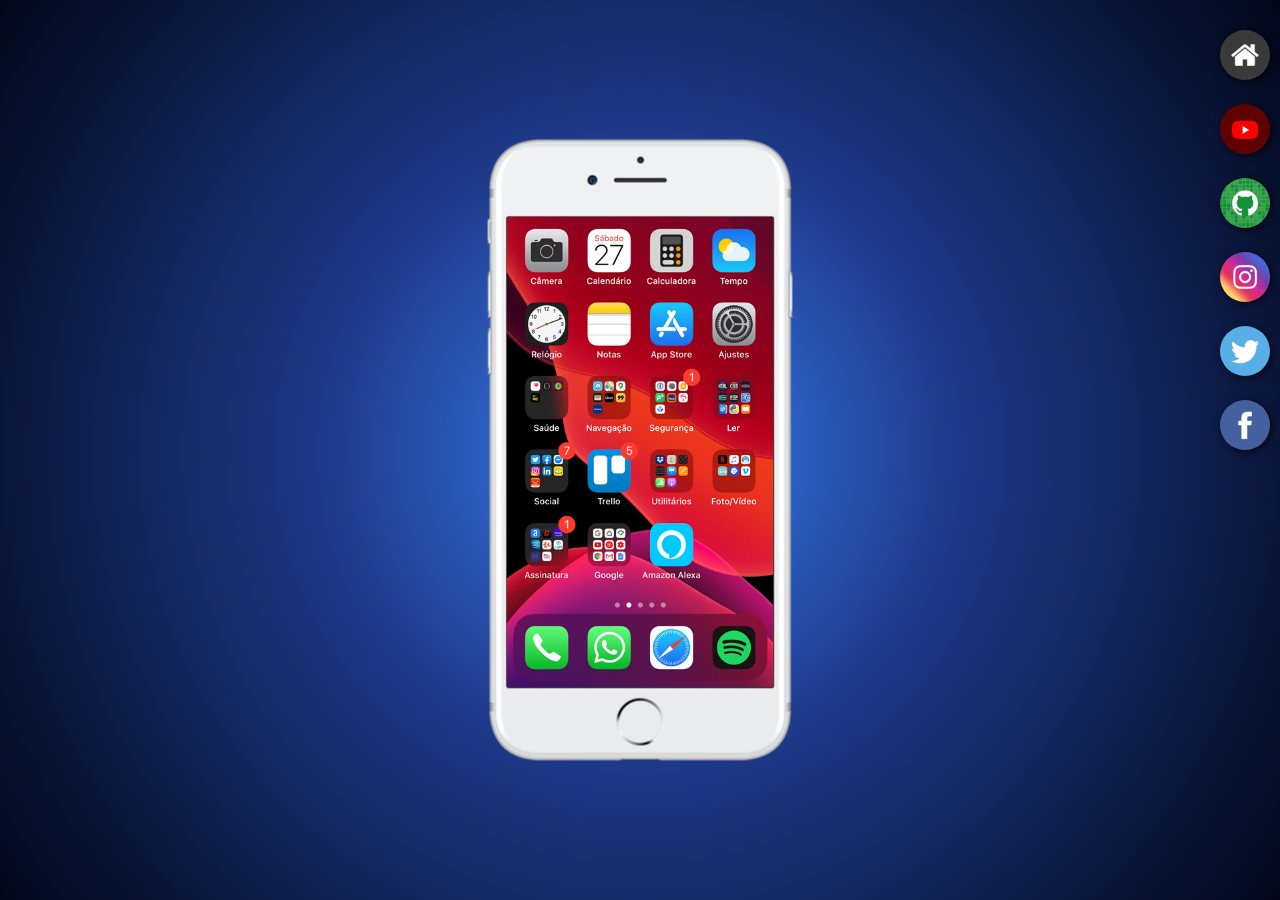
<file: index.html>
<!DOCTYPE html>
<html lang="pt-br">
<head>
    <meta charset="UTF-8">
    <meta name="viewport" content="width=device-width, initial-scale=1.0">
    <title>Projeto redes sociais</title>
    <link rel="shortcut icon" href="favicon.ico" type="image/x-icon">
    <link rel="stylesheet" href="estilo/estyle.css">
</head>
<body>
    <main>
        <section id="telefone">
            <iframe src="home.html" id="tela" name="tela" frameborder="0">
                Seu navegador não suporta iframes.
            </iframe>
        </section>
        <section id="redes-sociais">
            <a href="home.html" target="tela"><img src="imagens/logo-home.jpg" alt=""></a> <br>
            <a href="youtube.html" target="tela"><img src="imagens/logo-youtube.jpg" alt=""></a> <br>
            <a href="github.html" target="tela"><img src="imagens/logo-github.jpg" alt=""></a> <br>
            <a href="instagrem.html" target="tela"><img src="imagens/logo-instagram.jpg" alt=""></a> <br>
            <a href="twitter.html" target="tela"><img src="imagens/logo-twitter.jpg" alt=""></a> <br>
            <a href="facebook.html" target="tela"><img src="imagens/logo-facebook.jpg" alt=""></a>
        </section>
    </main>
</body>
</html>
</file>
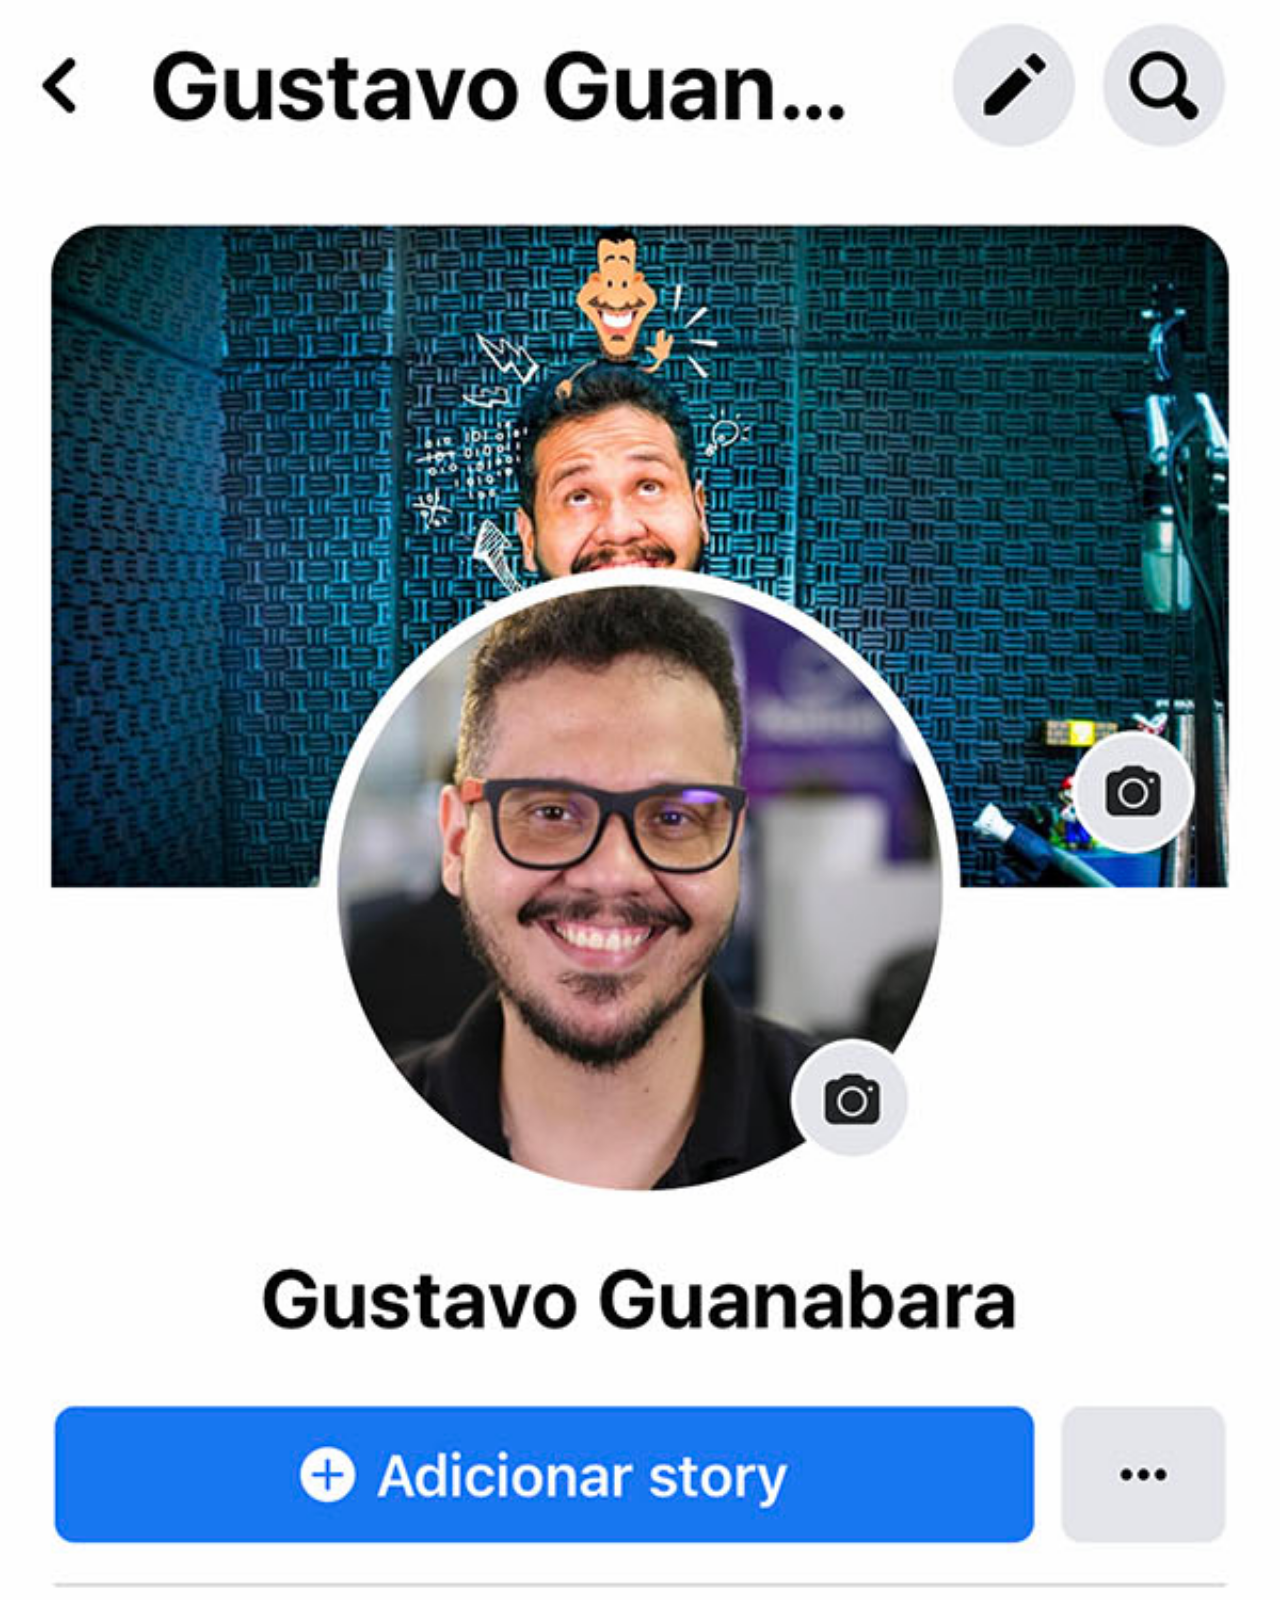
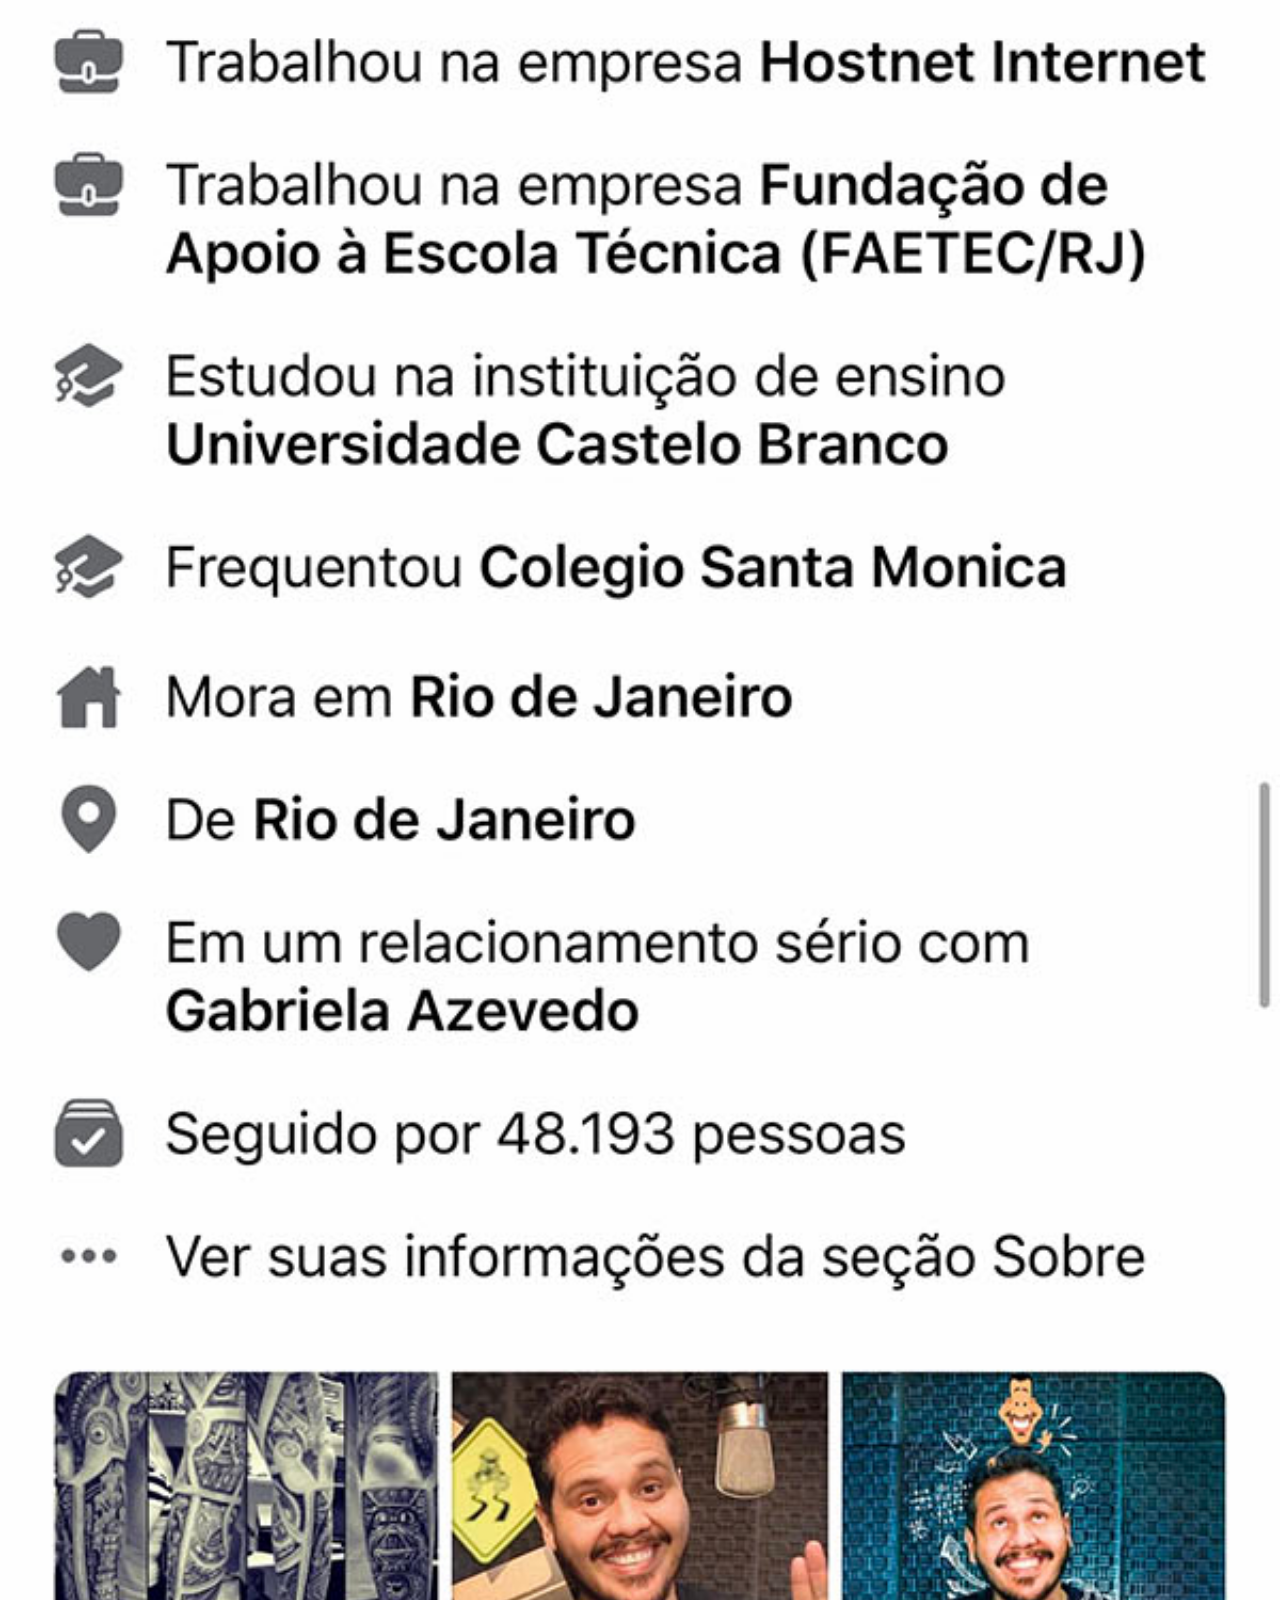
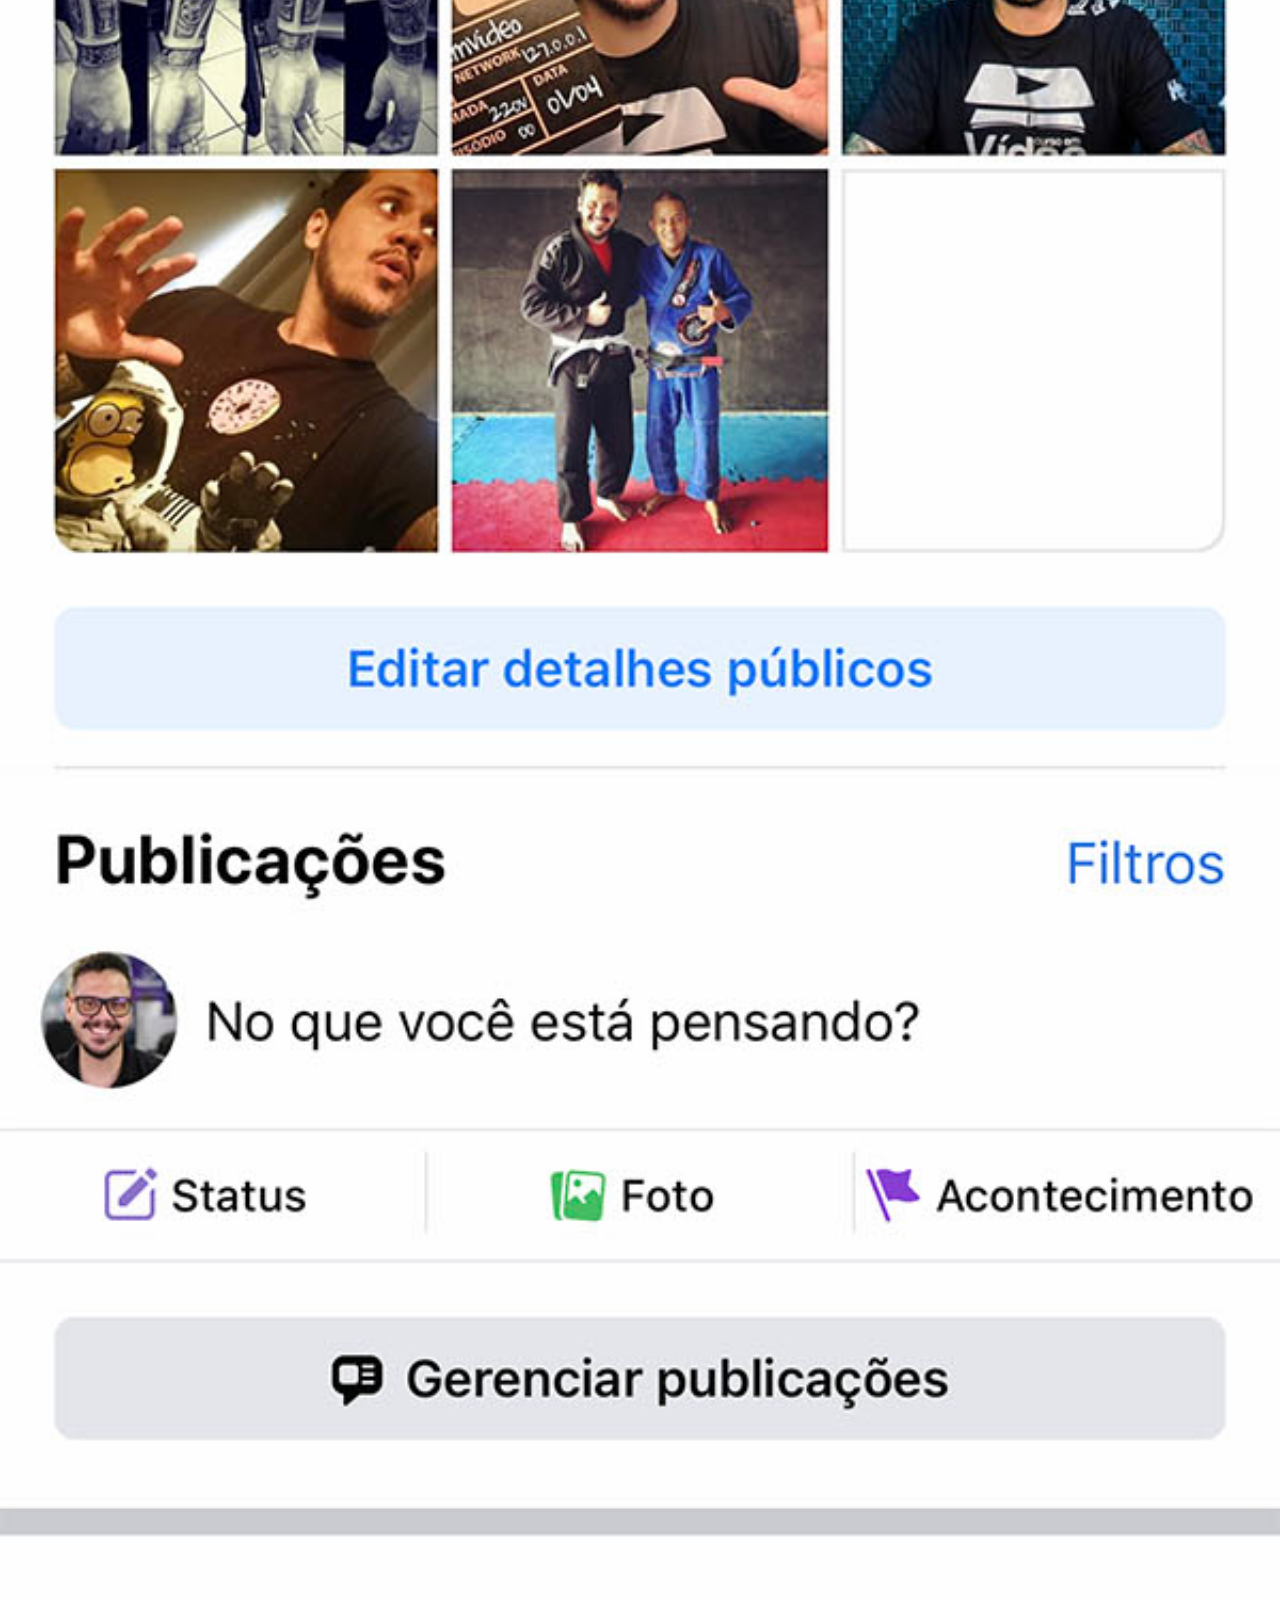
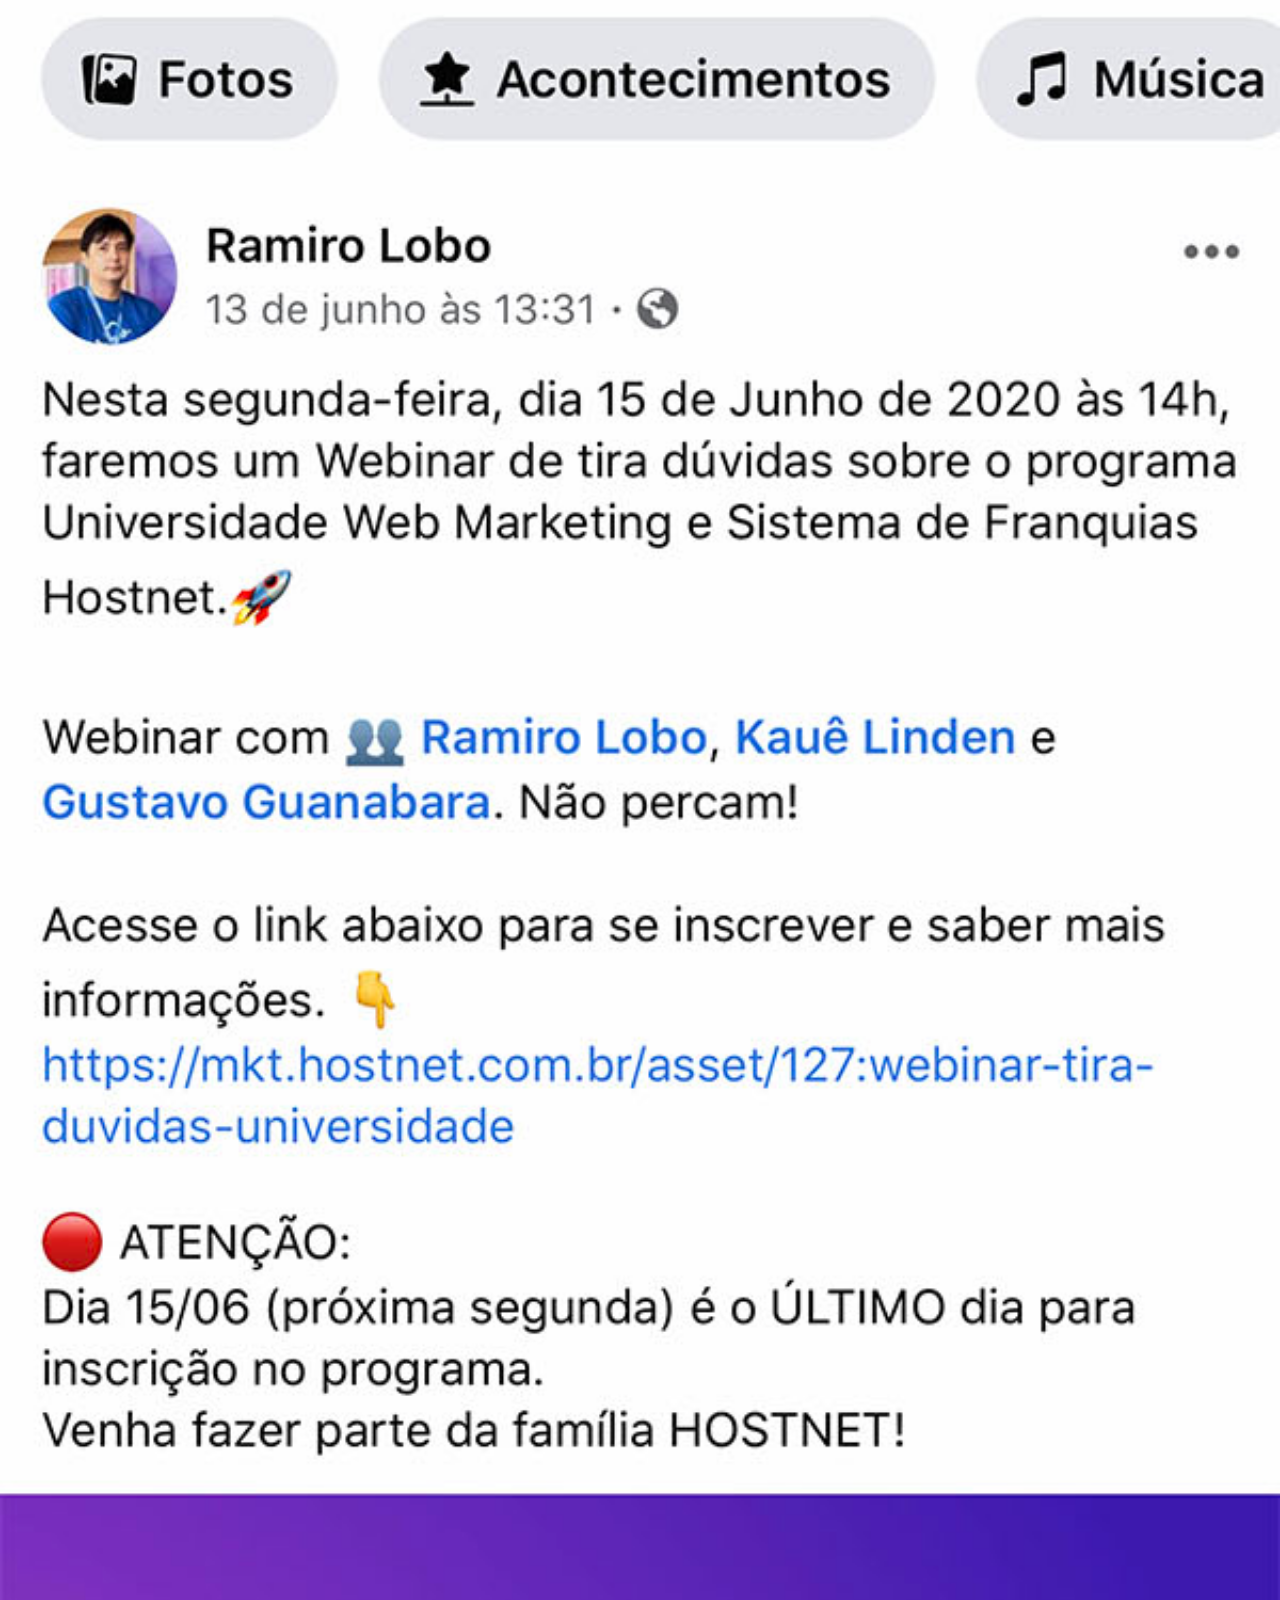
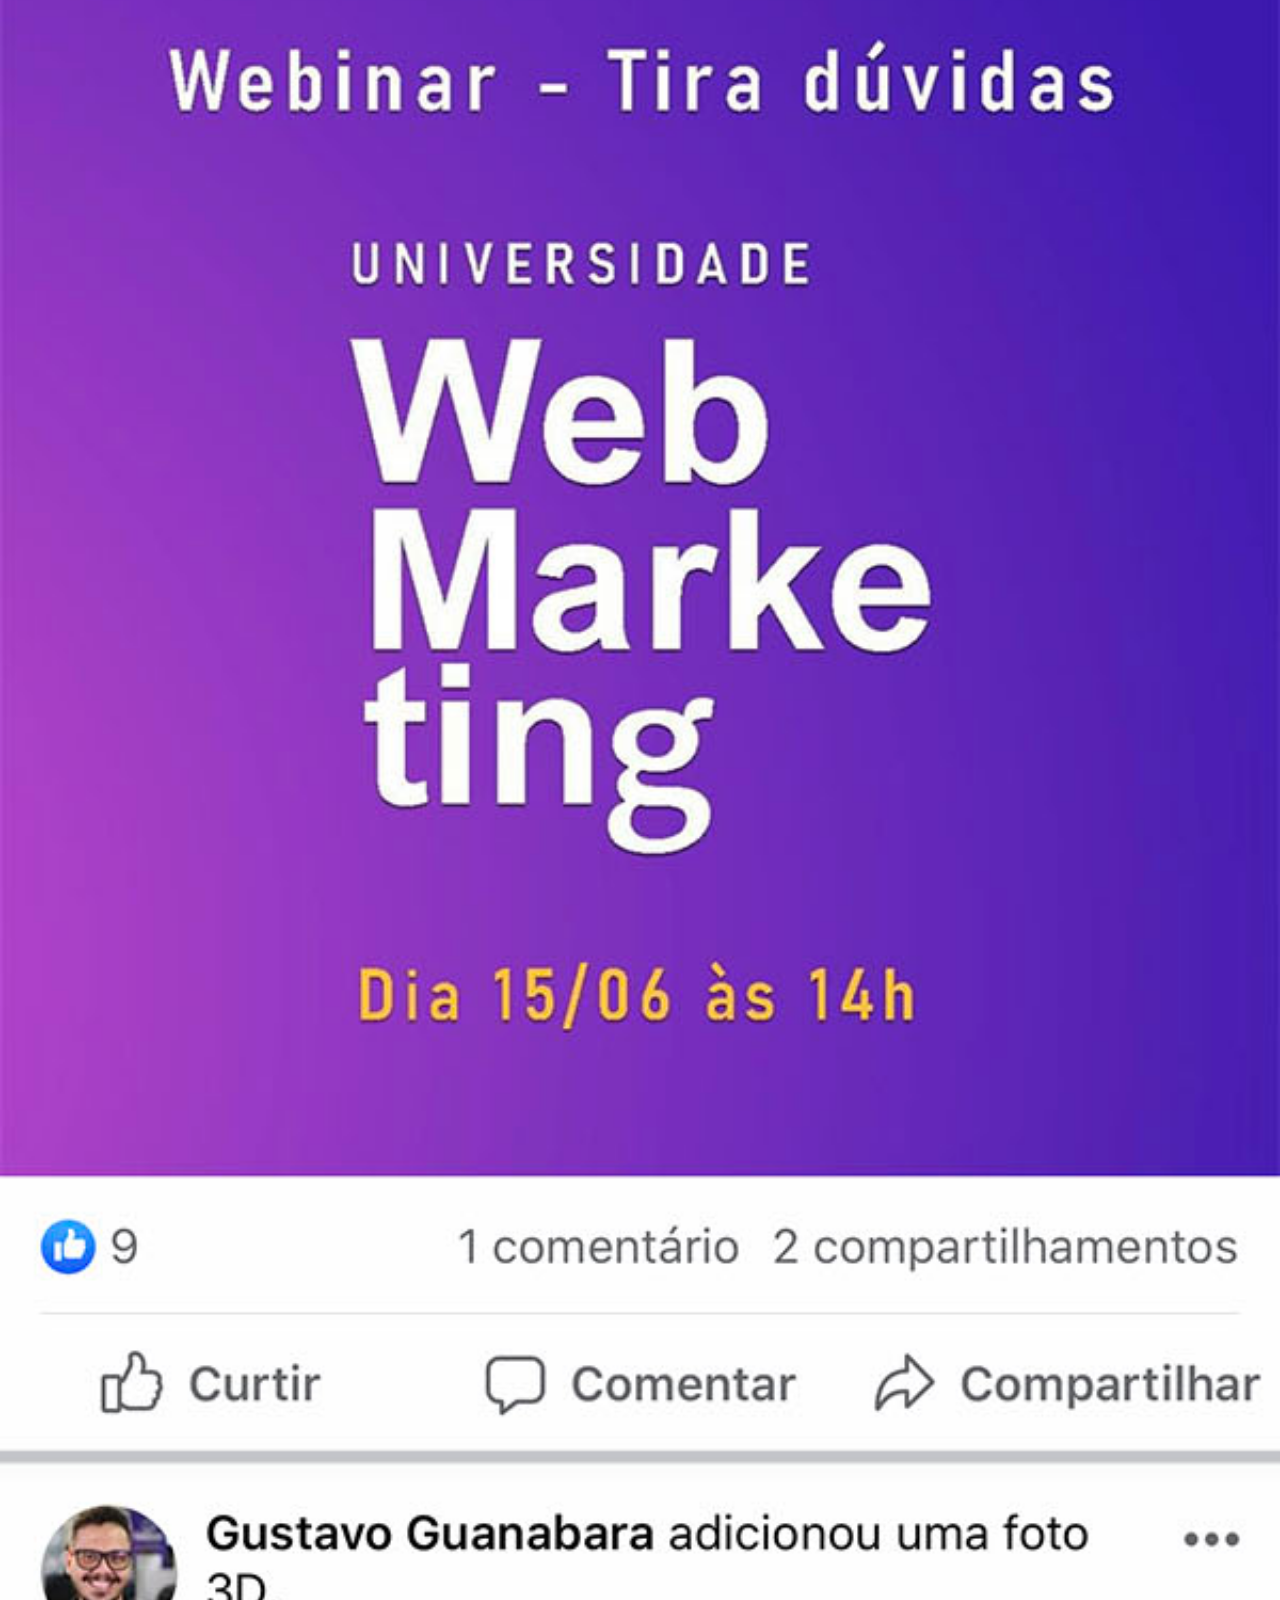
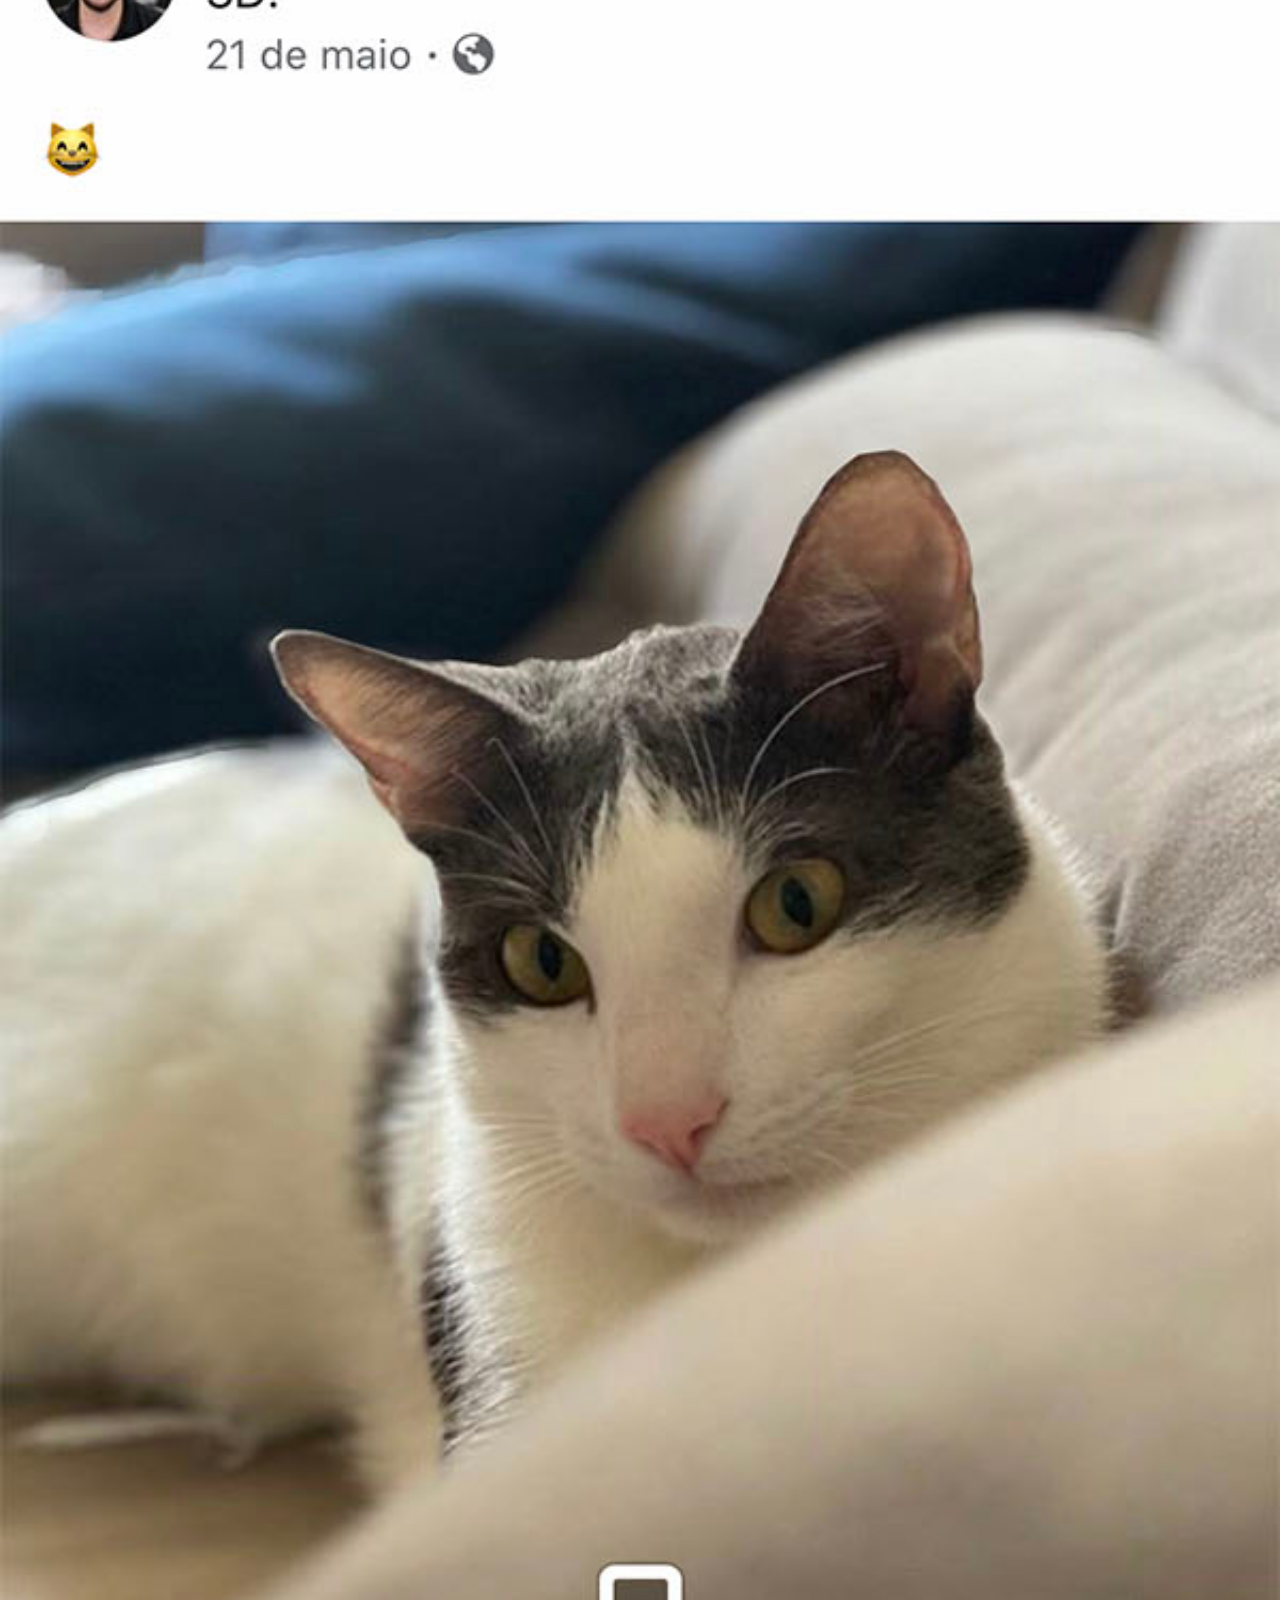
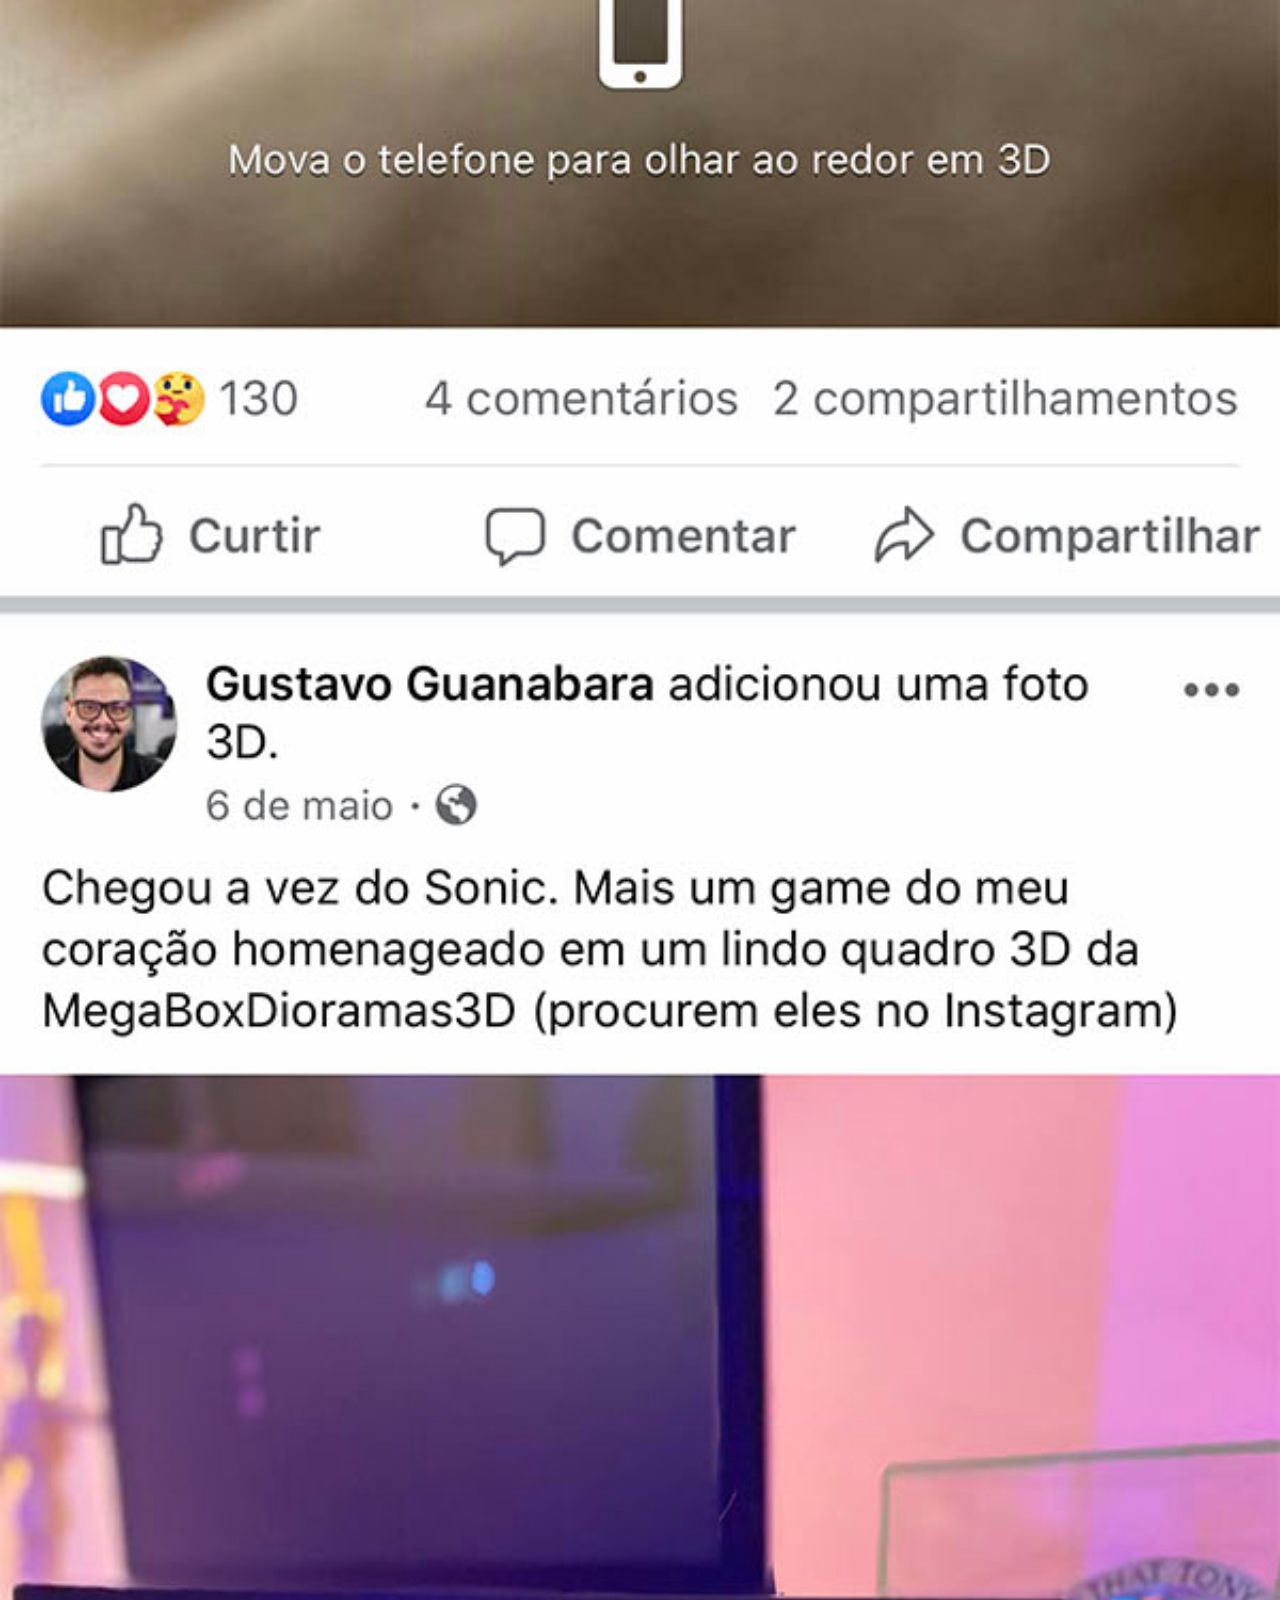
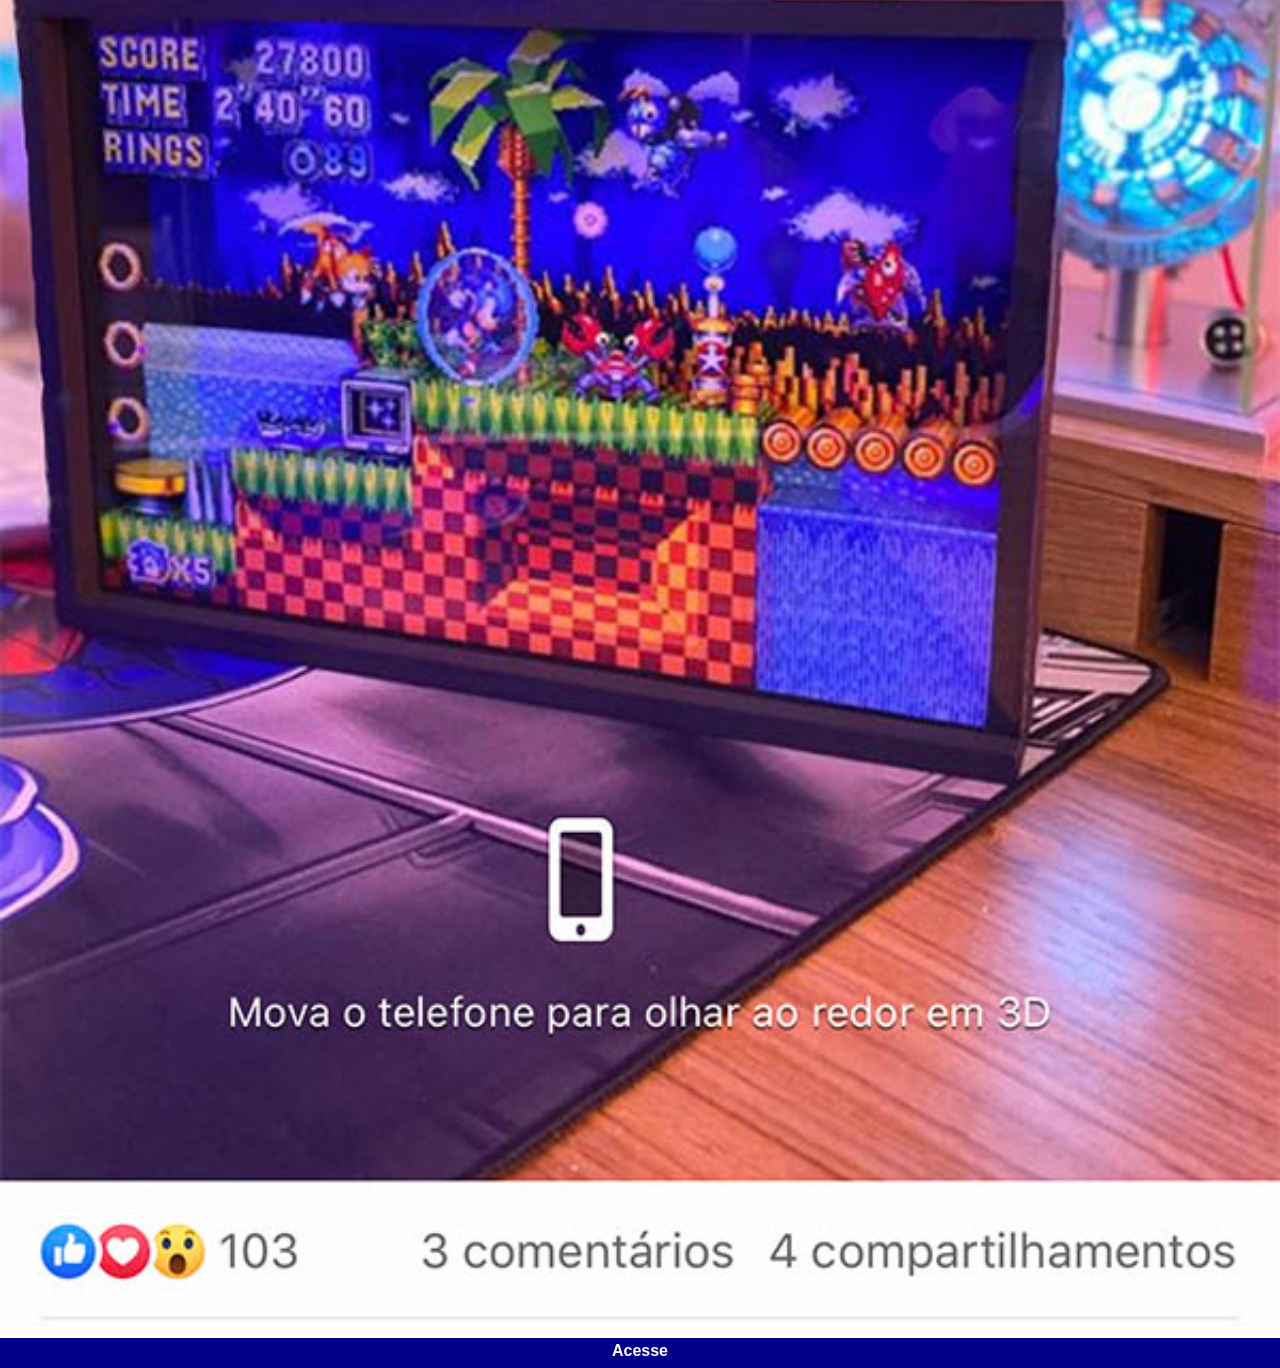
<file: facebook.html>
<!DOCTYPE html>
<html lang="pt-br">
<head>
    <meta charset="UTF-8">
    <meta name="viewport" content="width=device-width, initial-scale=1.0">
    <title>Facebook</title>
    <link rel="stylesheet" href="estilo/social.css">

</head>
<body>
    <img src="imagens/tela-facebook.jpg" alt="You Tube">
    <a href="https://www.facebook.com/gustavoguanabara" target="_blank">Acesse</a>
</body>
</html>
</file>
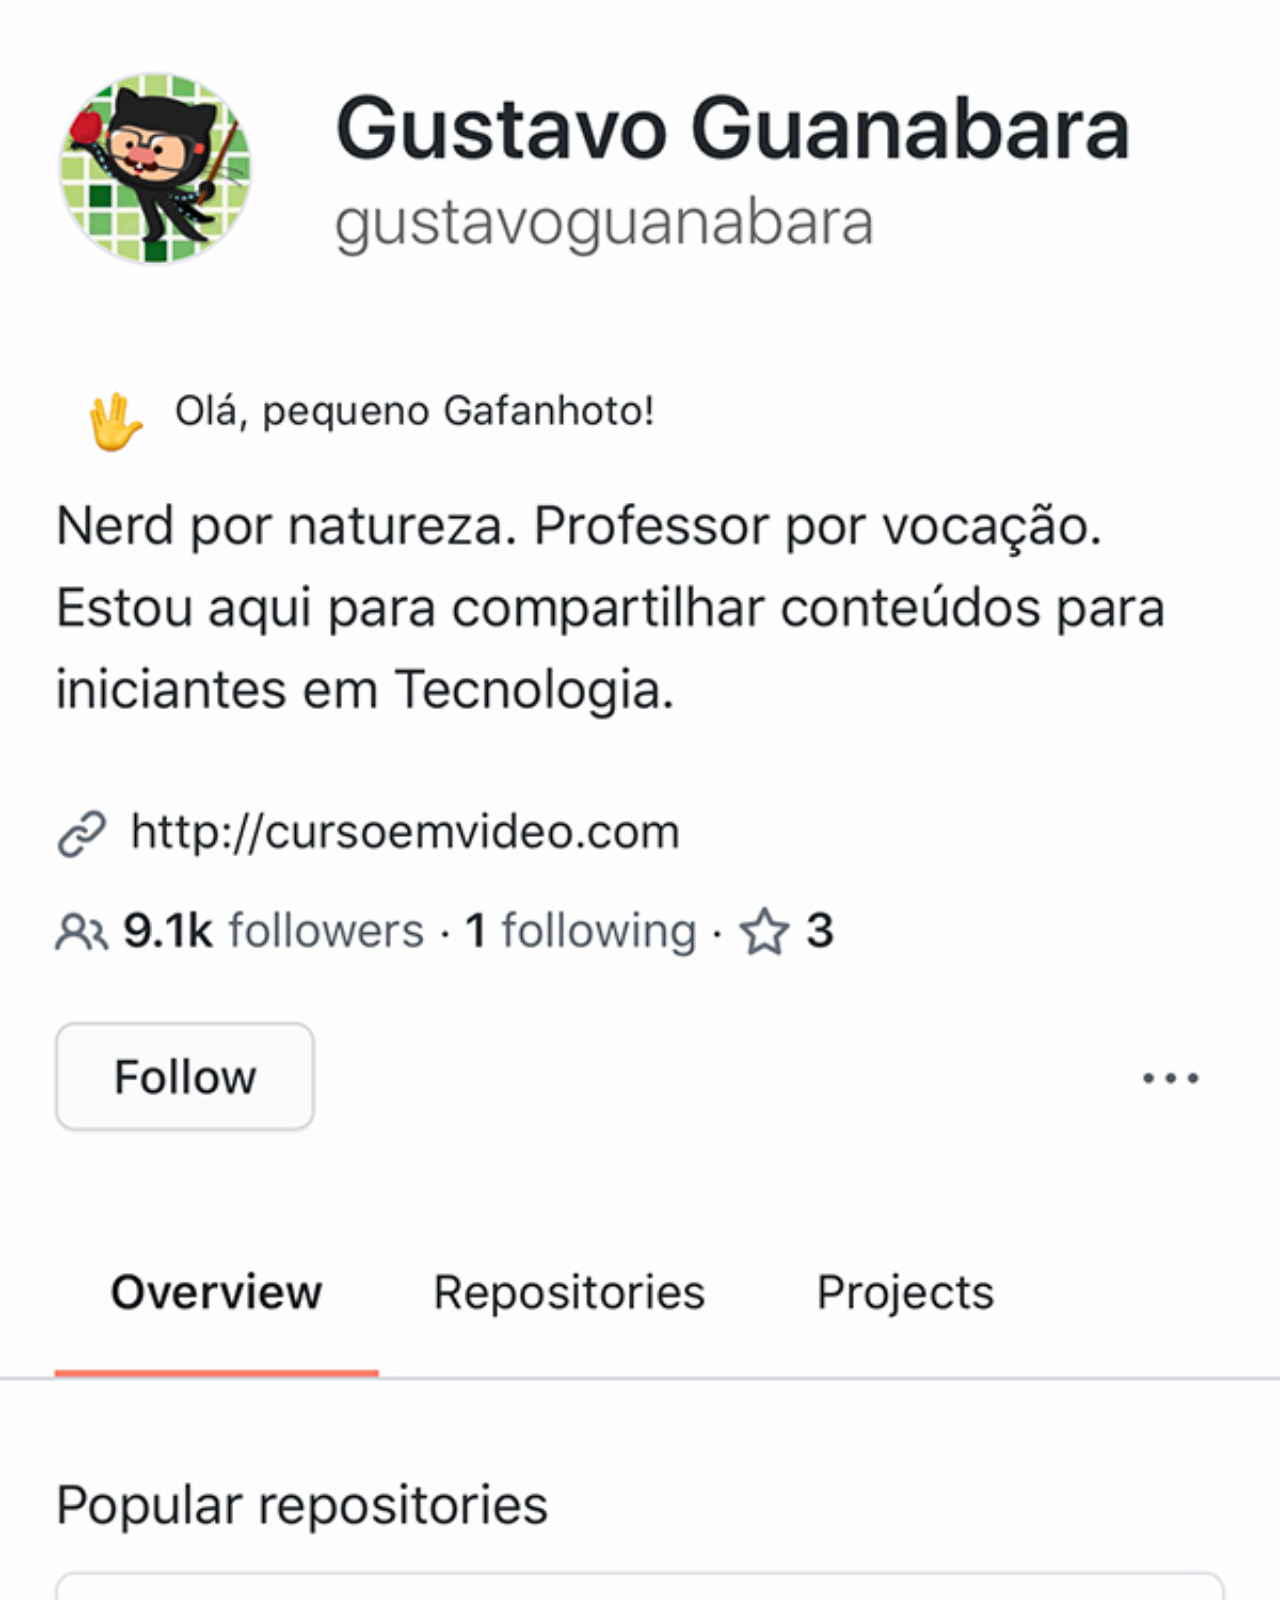
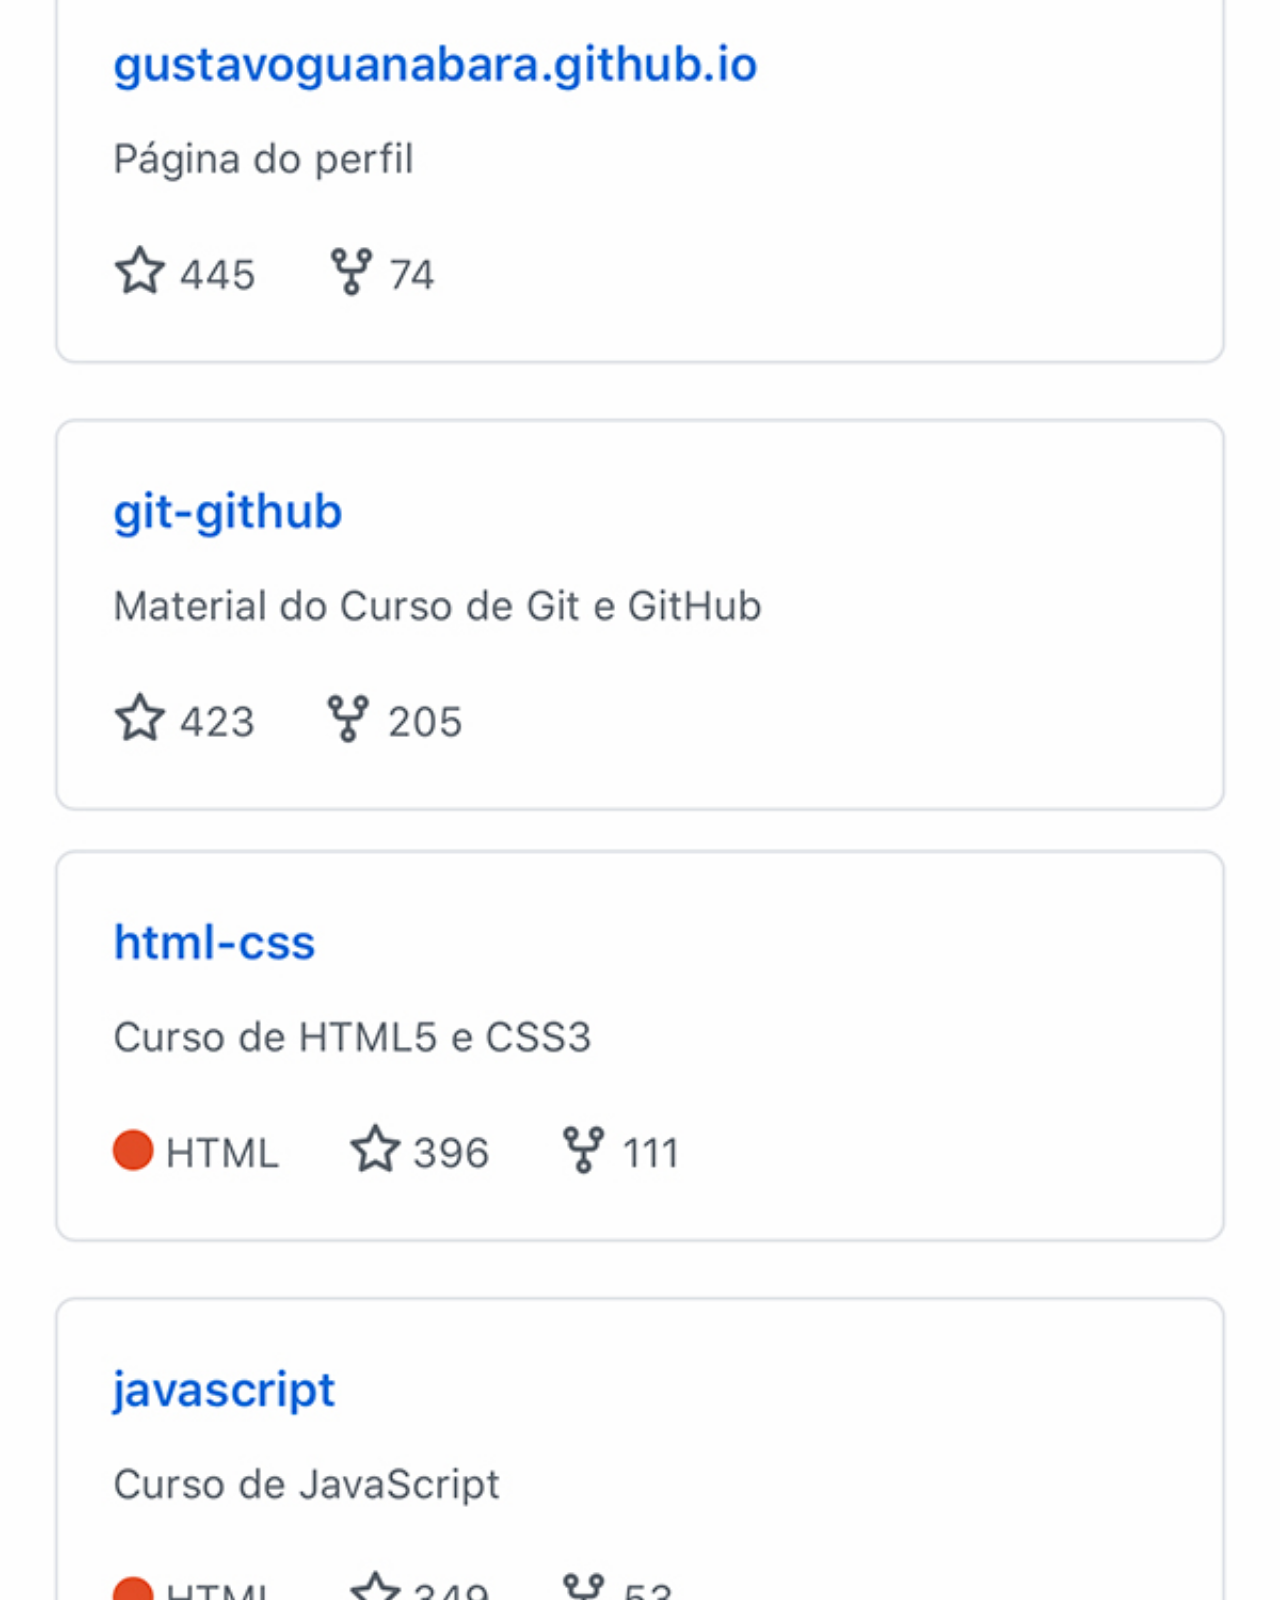
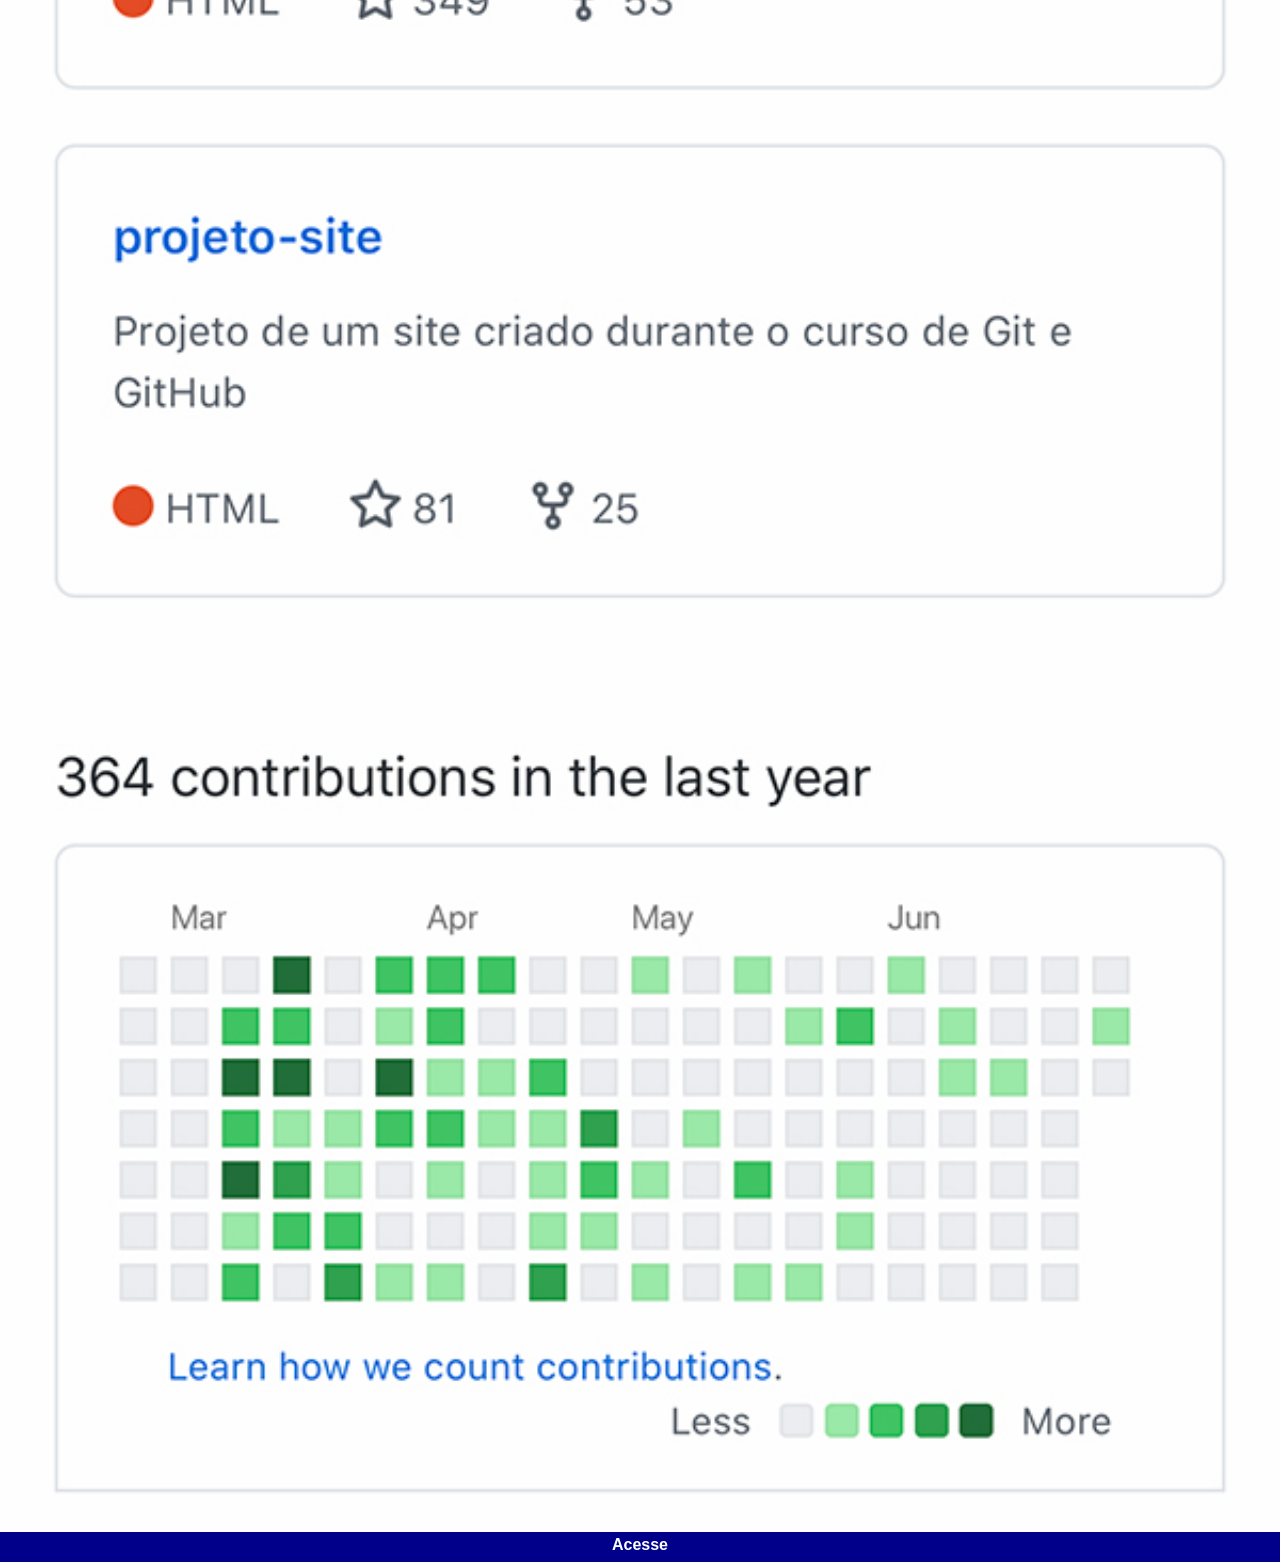
<file: github.html>
<!DOCTYPE html>
<html lang="pt-br">
<head>
    <meta charset="UTF-8">
    <meta name="viewport" content="width=device-width, initial-scale=1.0">
    <title>GitHub</title>
    <link rel="stylesheet" href="estilo/social.css">

</head>
<body>
    <img src="imagens/tela-github.jpg" alt="You Tube">
    <a href="https://github.com/gustavoguanabara" target="_blank">Acesse</a>
</body>
</html>
</file>
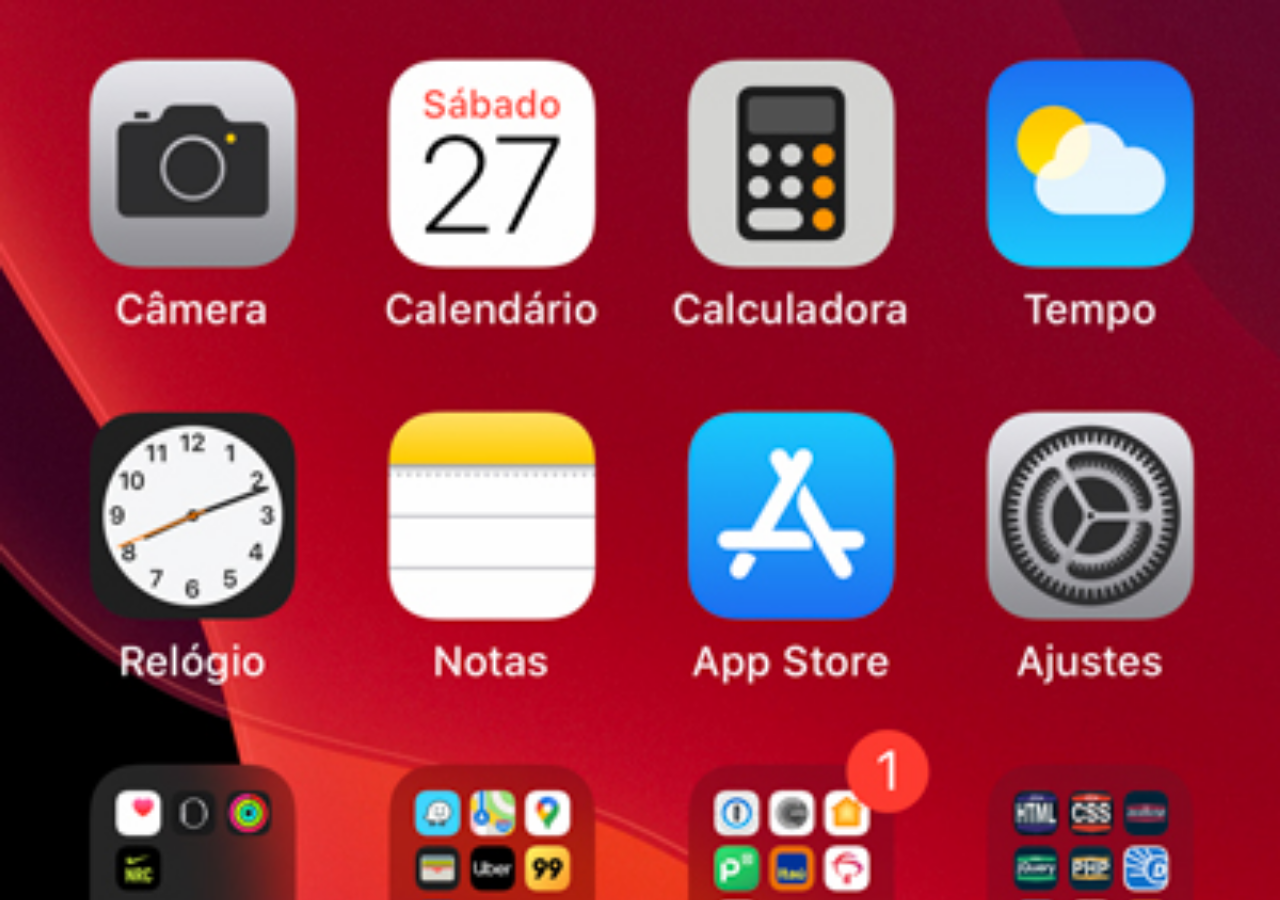
<file: home.html>
<!DOCTYPE html>
<html lang="pt-br">
<head>
    <meta charset="UTF-8">
    <meta name="viewport" content="width=device-width, initial-scale=1.0">
    <title>Home</title>
</head>

<style>
    *{
        margin: 0px;
        padding: 0px;
        background: black url('imagens/tela-home.jpg') no-repeat top center;
        background-size: cover;
    }
</style>

<body>
    
</body>
</html>
</file>
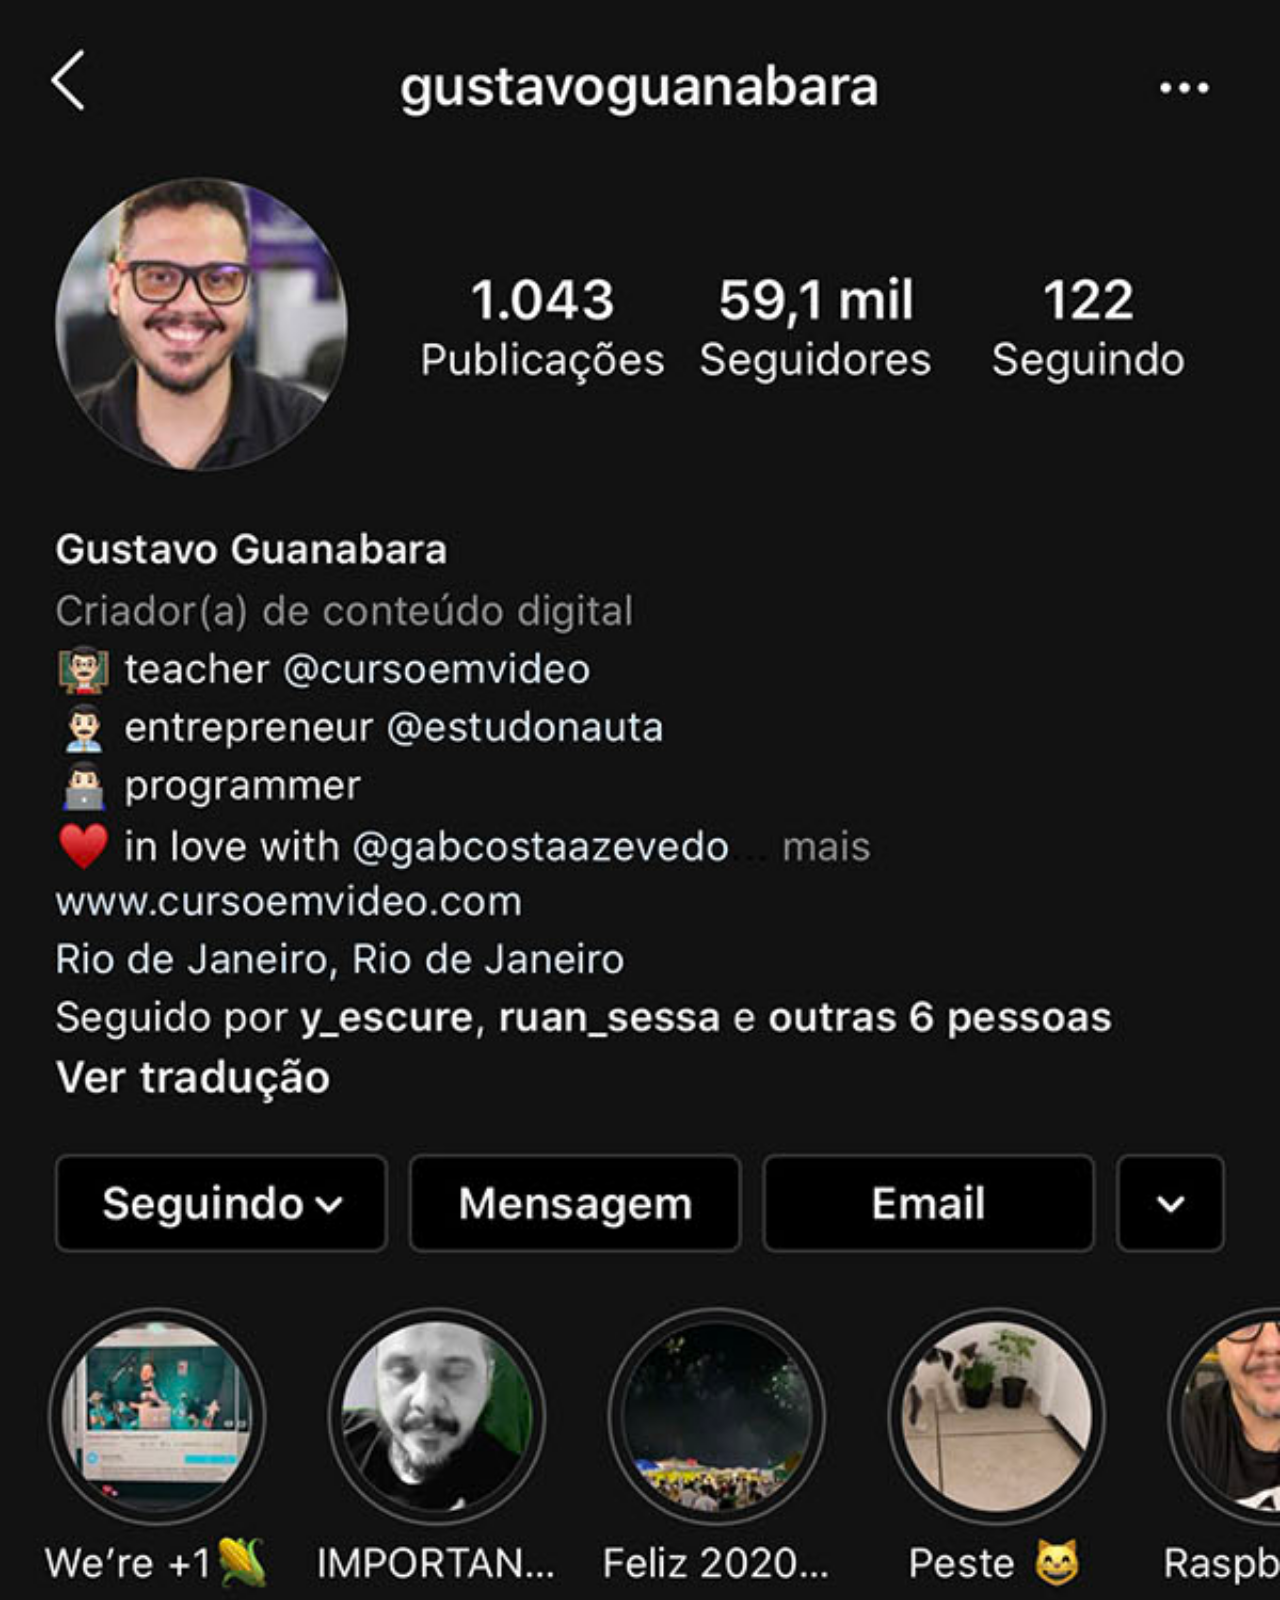
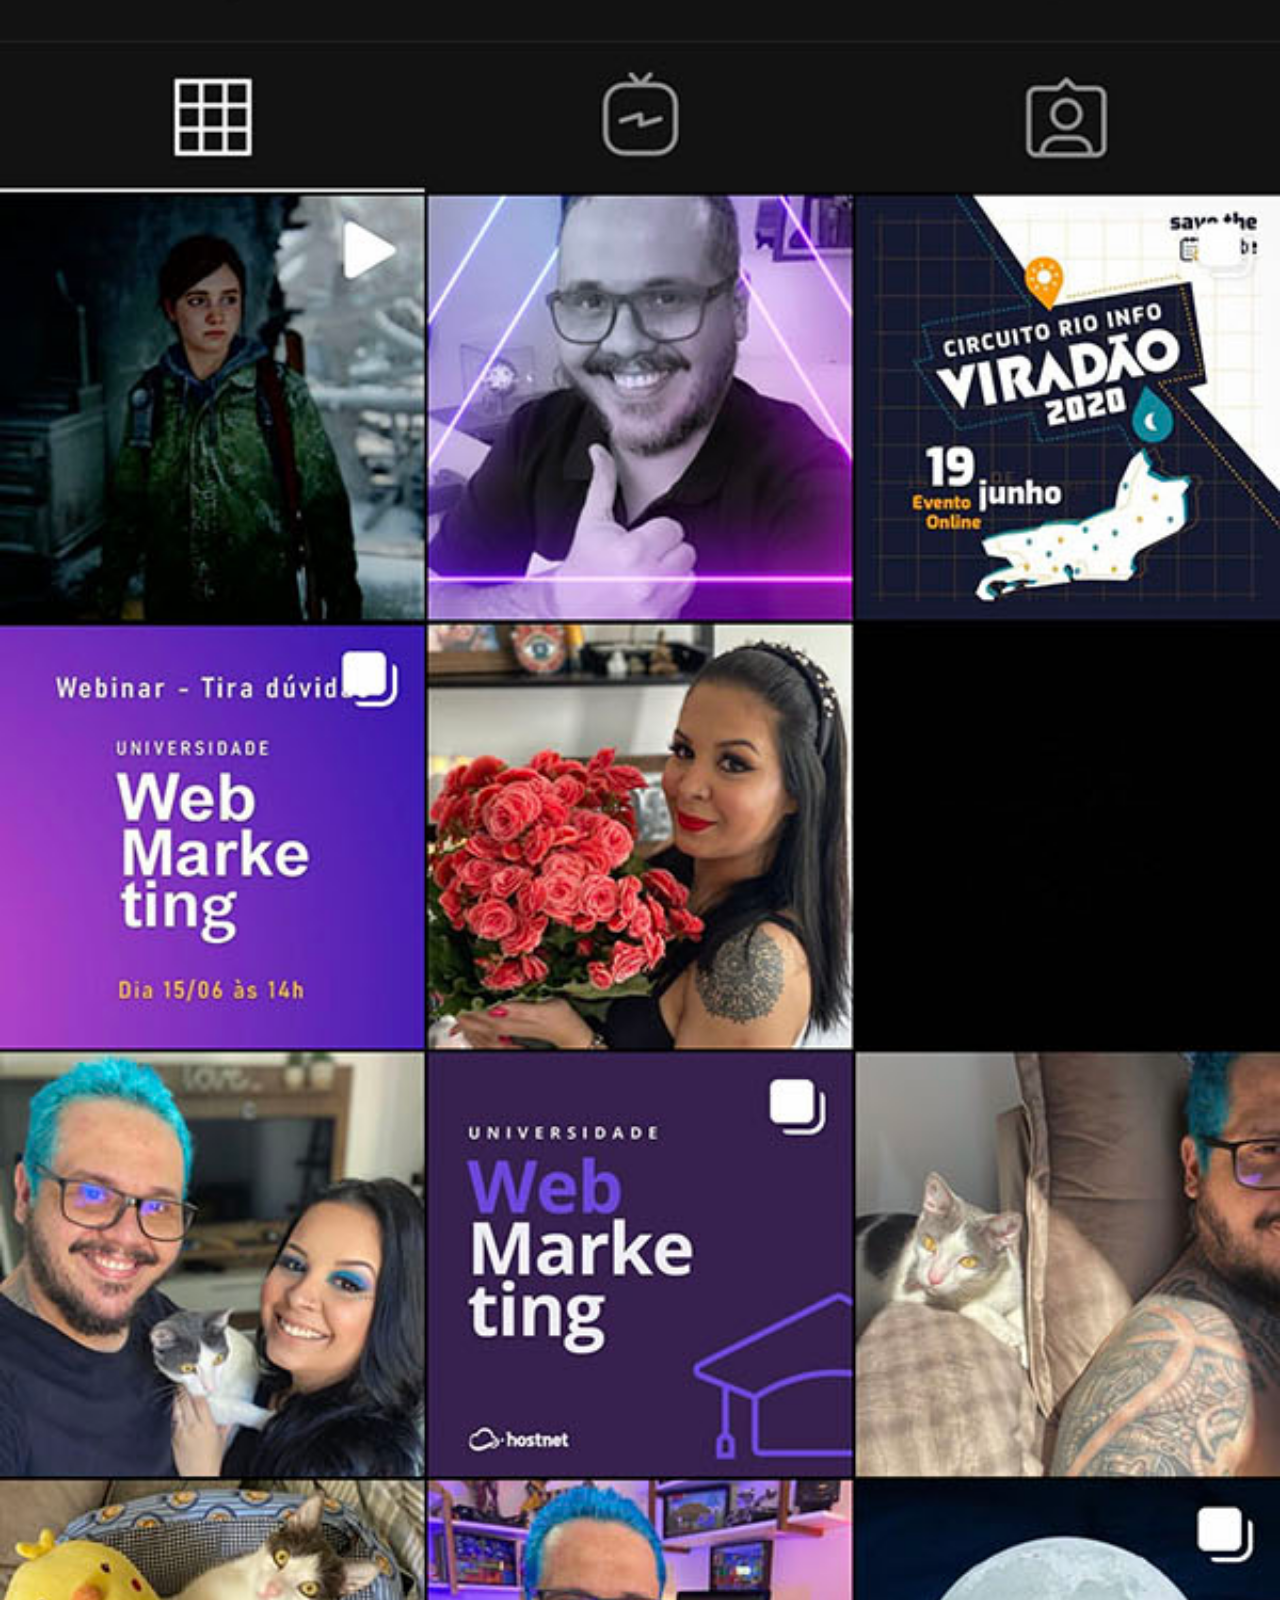
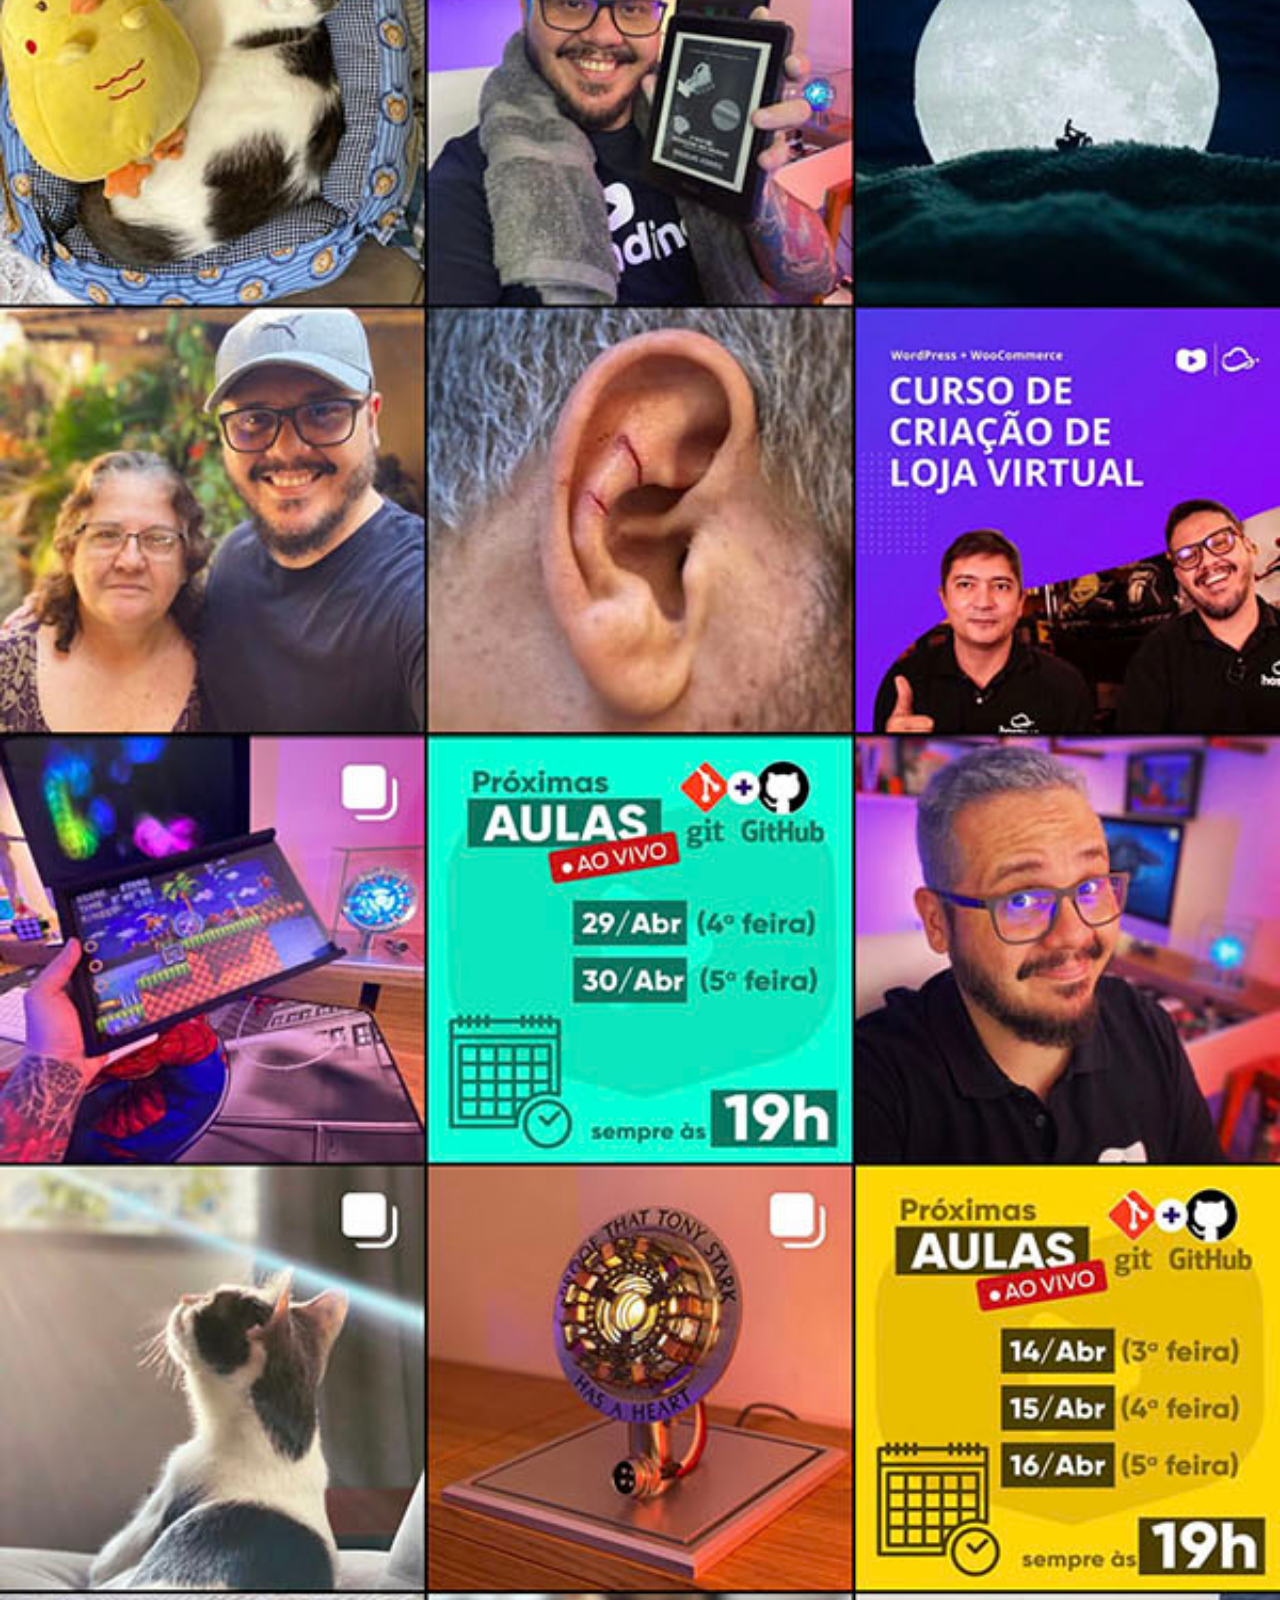
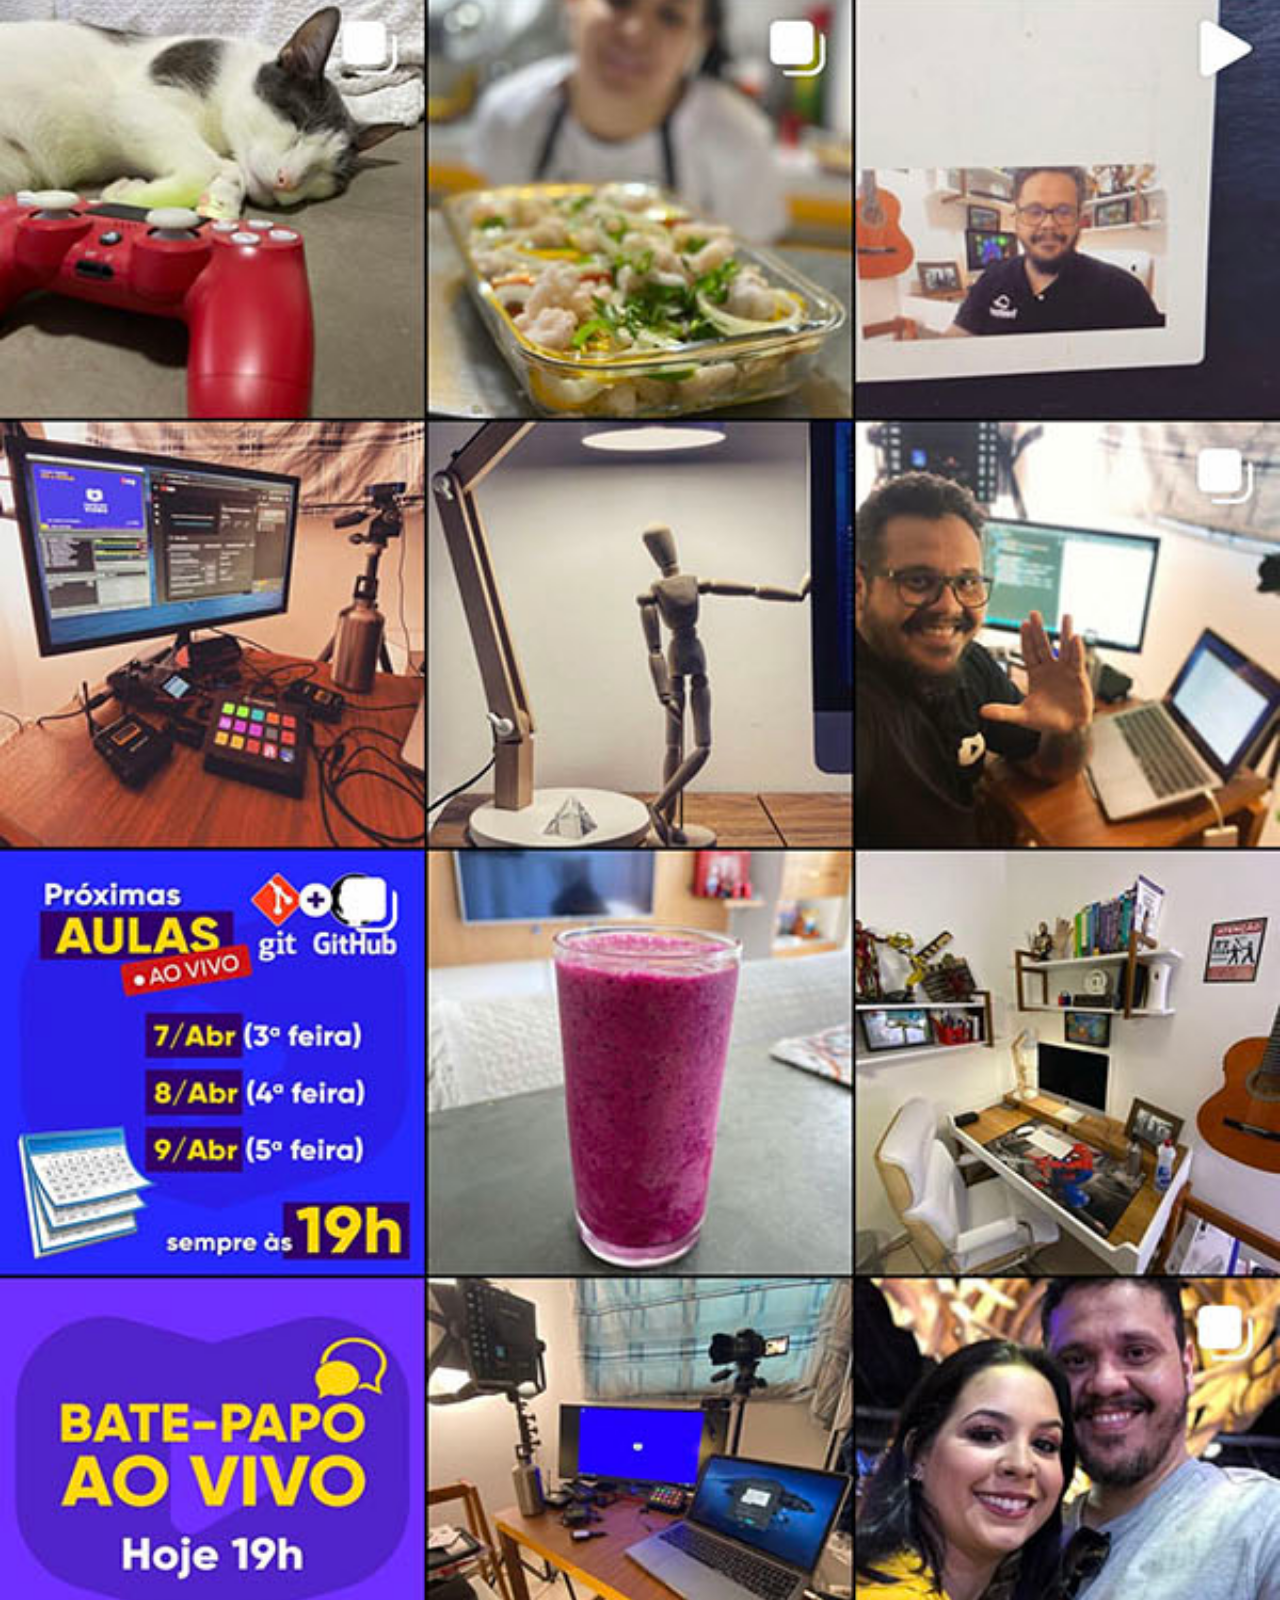
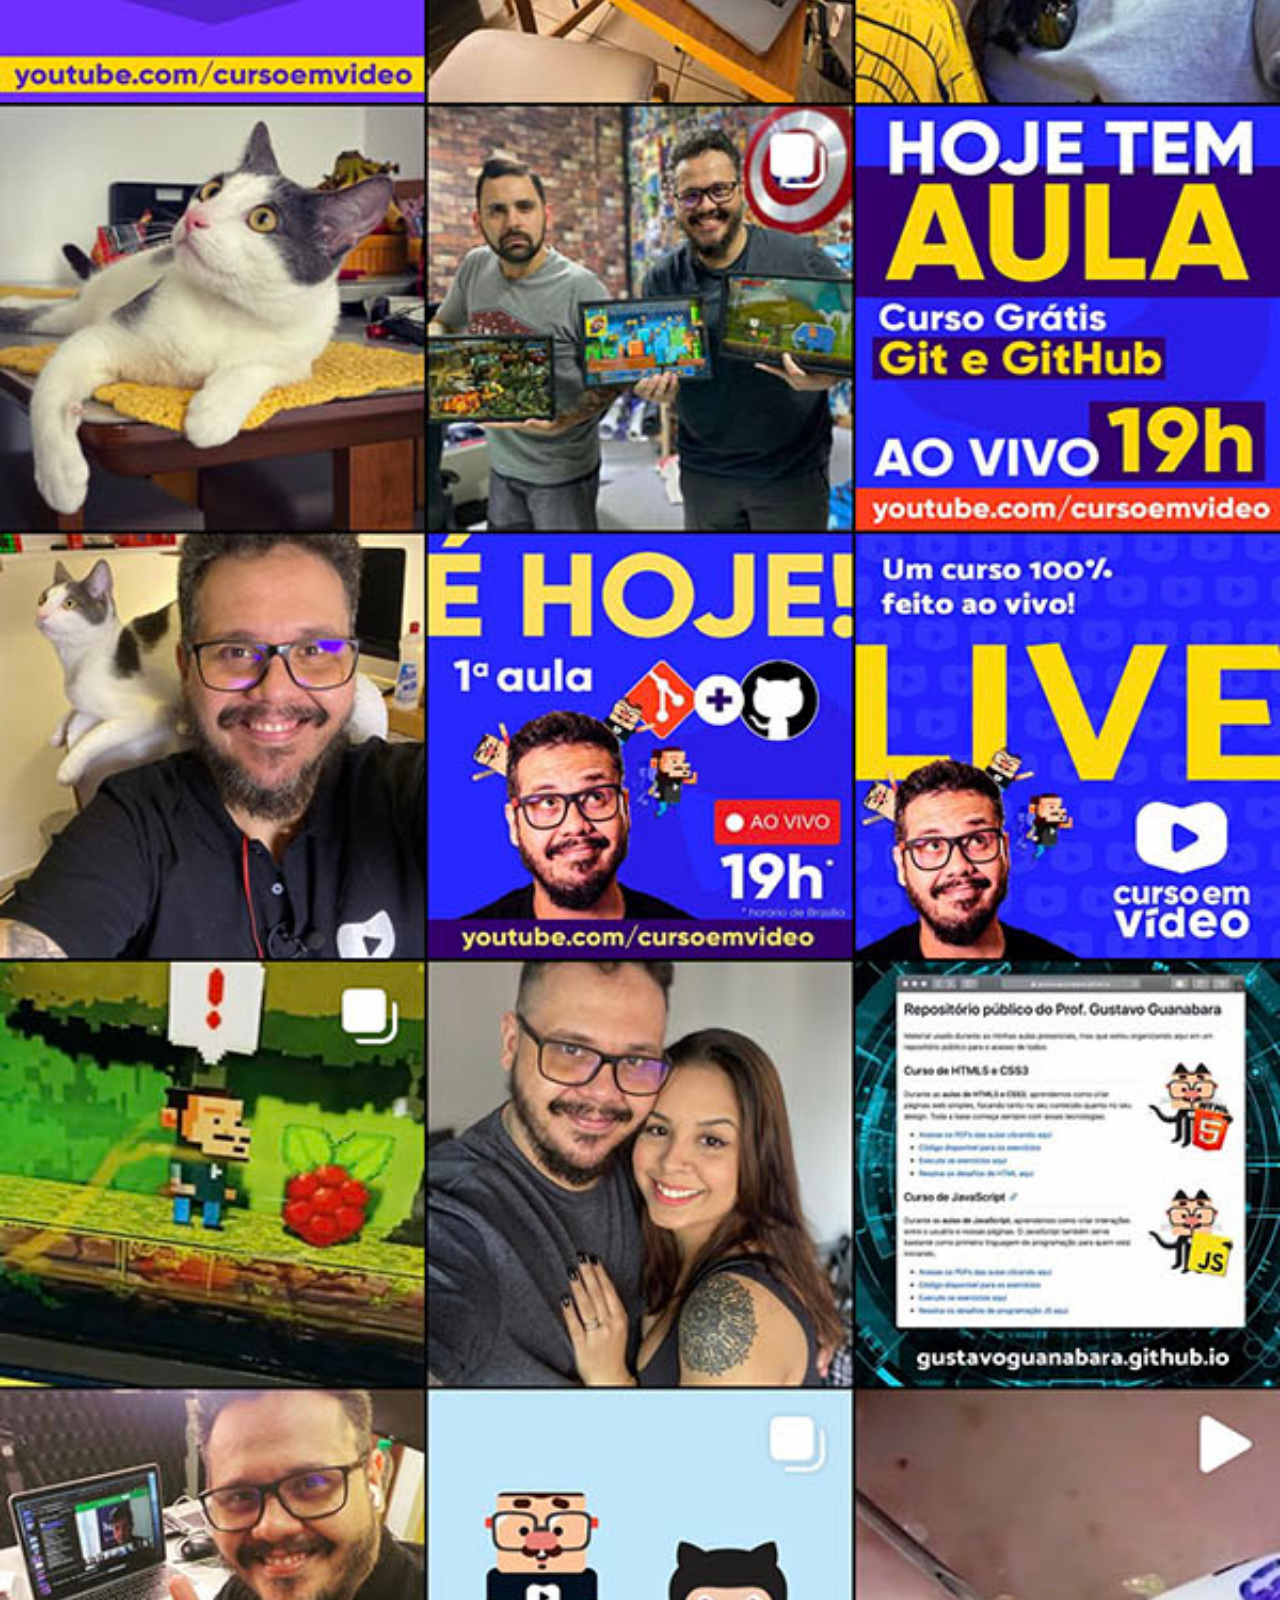
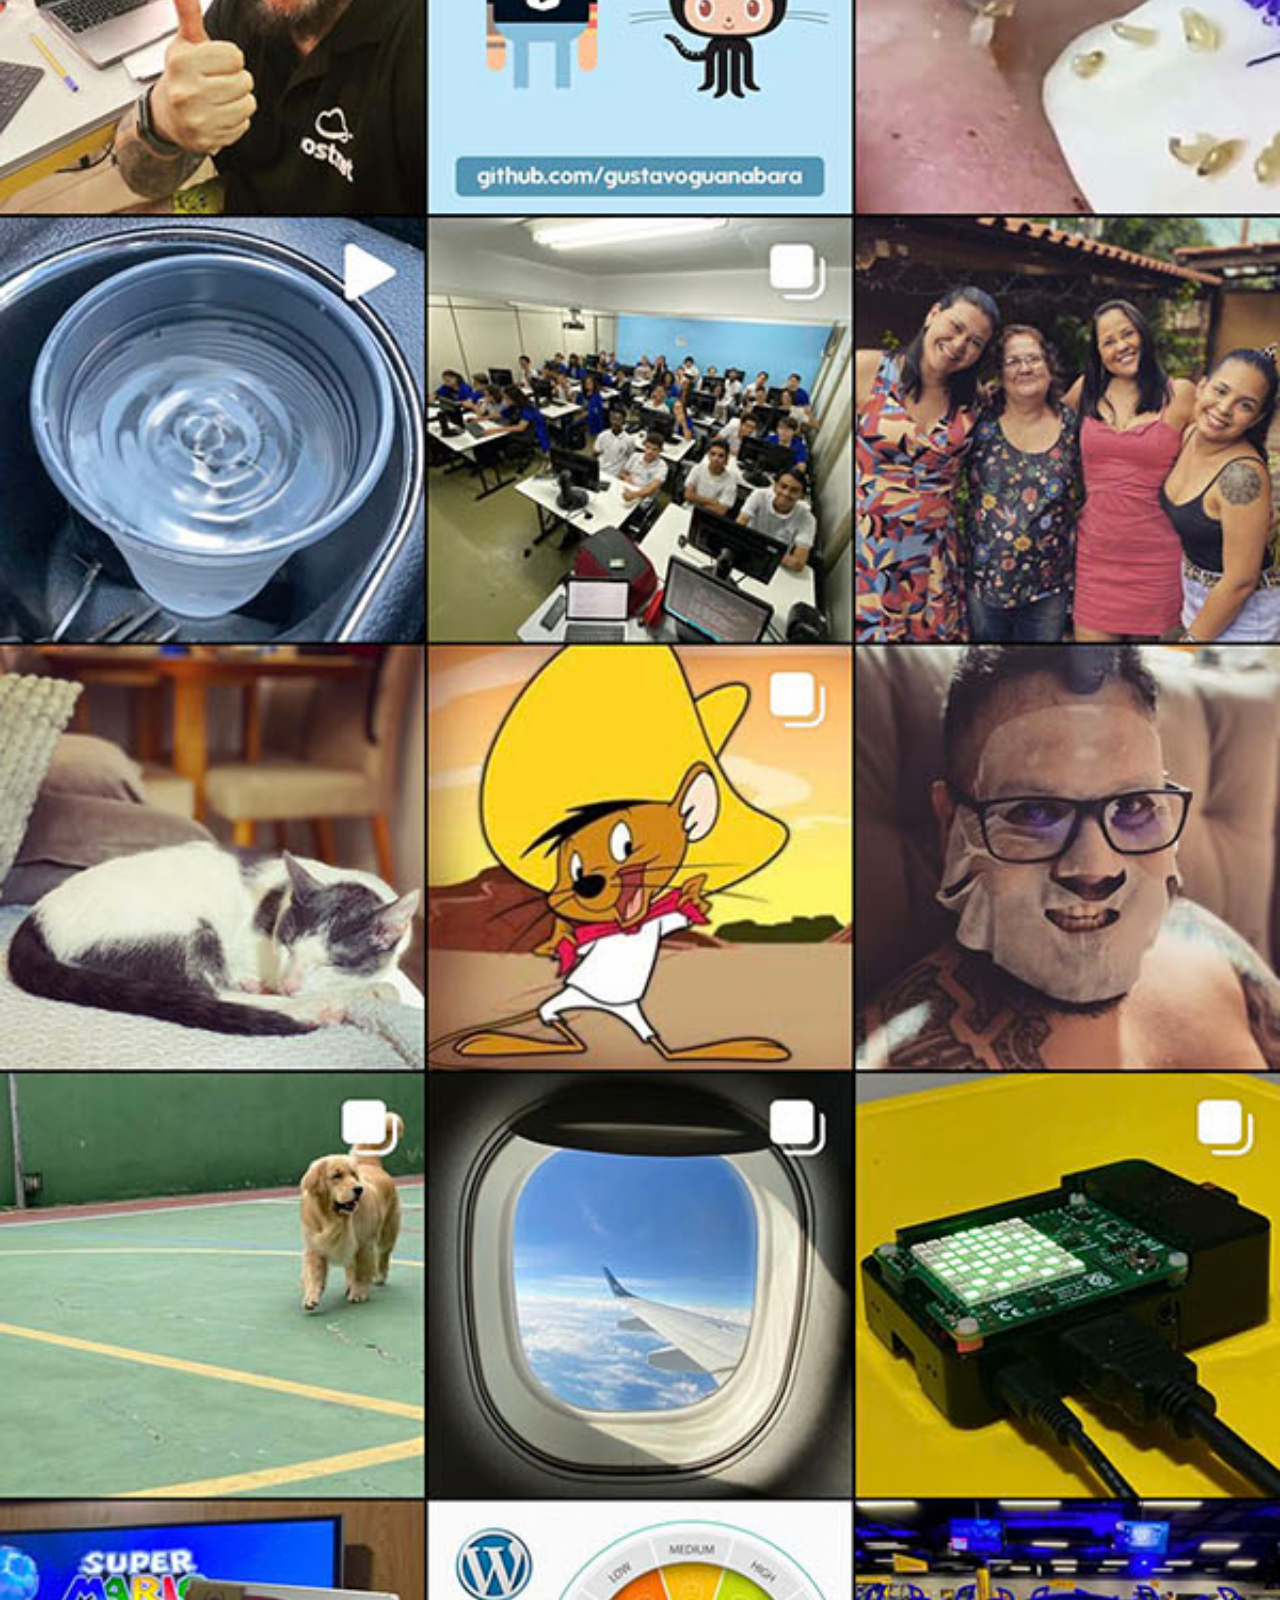
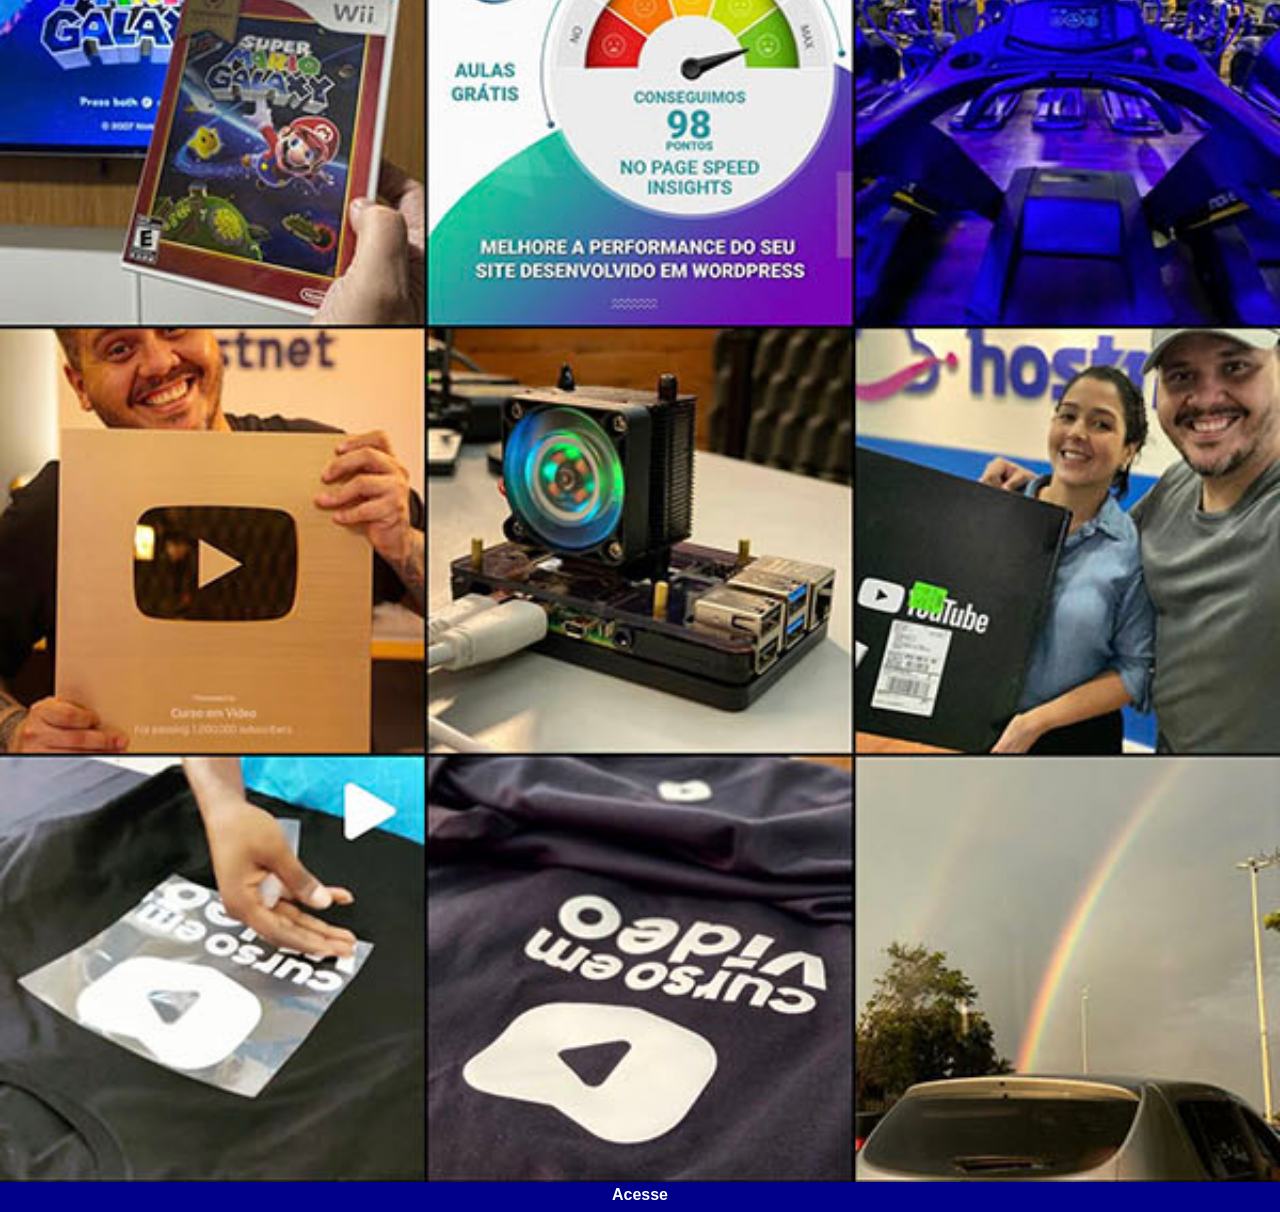
<file: instagrem.html>
<!DOCTYPE html>
<html lang="pt-br">
<head>
    <meta charset="UTF-8">
    <meta name="viewport" content="width=device-width, initial-scale=1.0">
    <title>Instahram</title>
    <link rel="stylesheet" href="estilo/social.css">

</head>
<body>
    <img src="imagens/tela-instagram.jpg" alt="You Tube">
    <a href="https://www.instagram.com/gustavoguanabara?igsh=MWtrZXlncDNiZ2h0bQ==" target="_blank">Acesse</a>
</body>
</html>
</file>
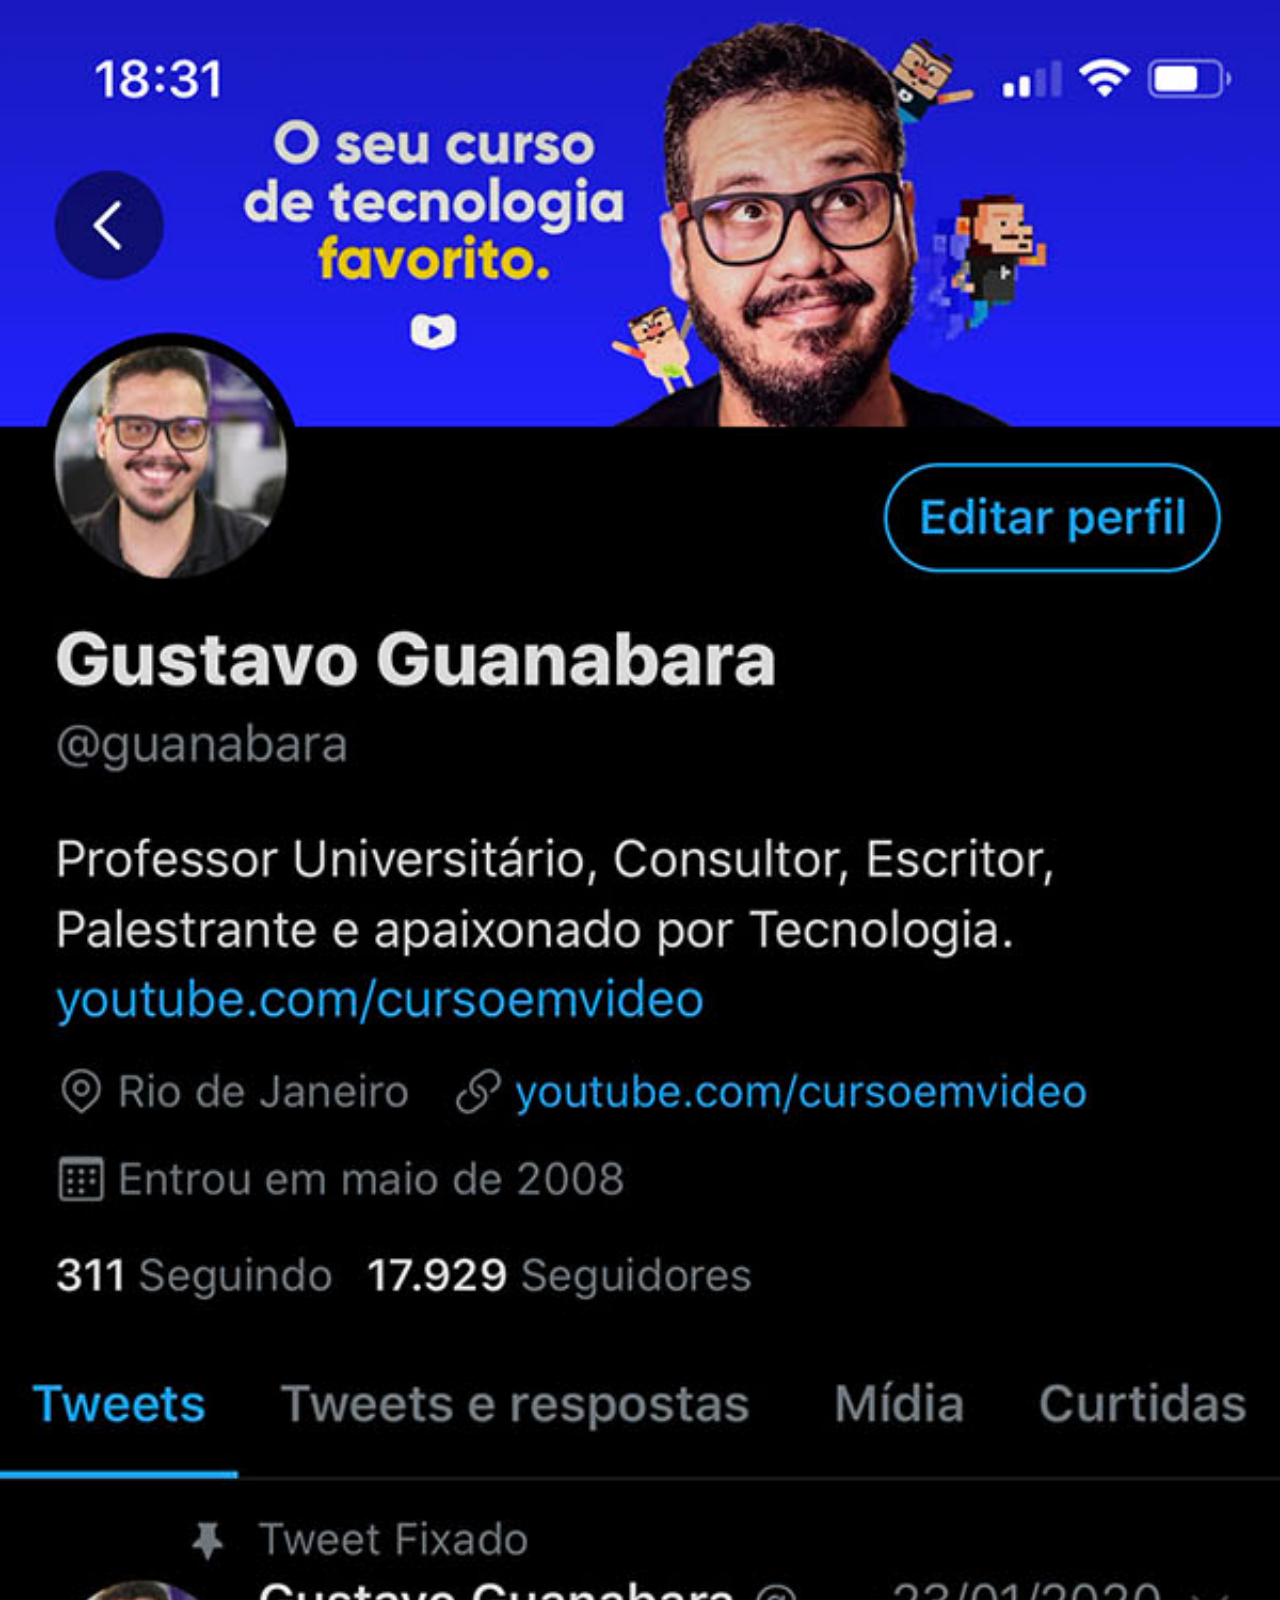
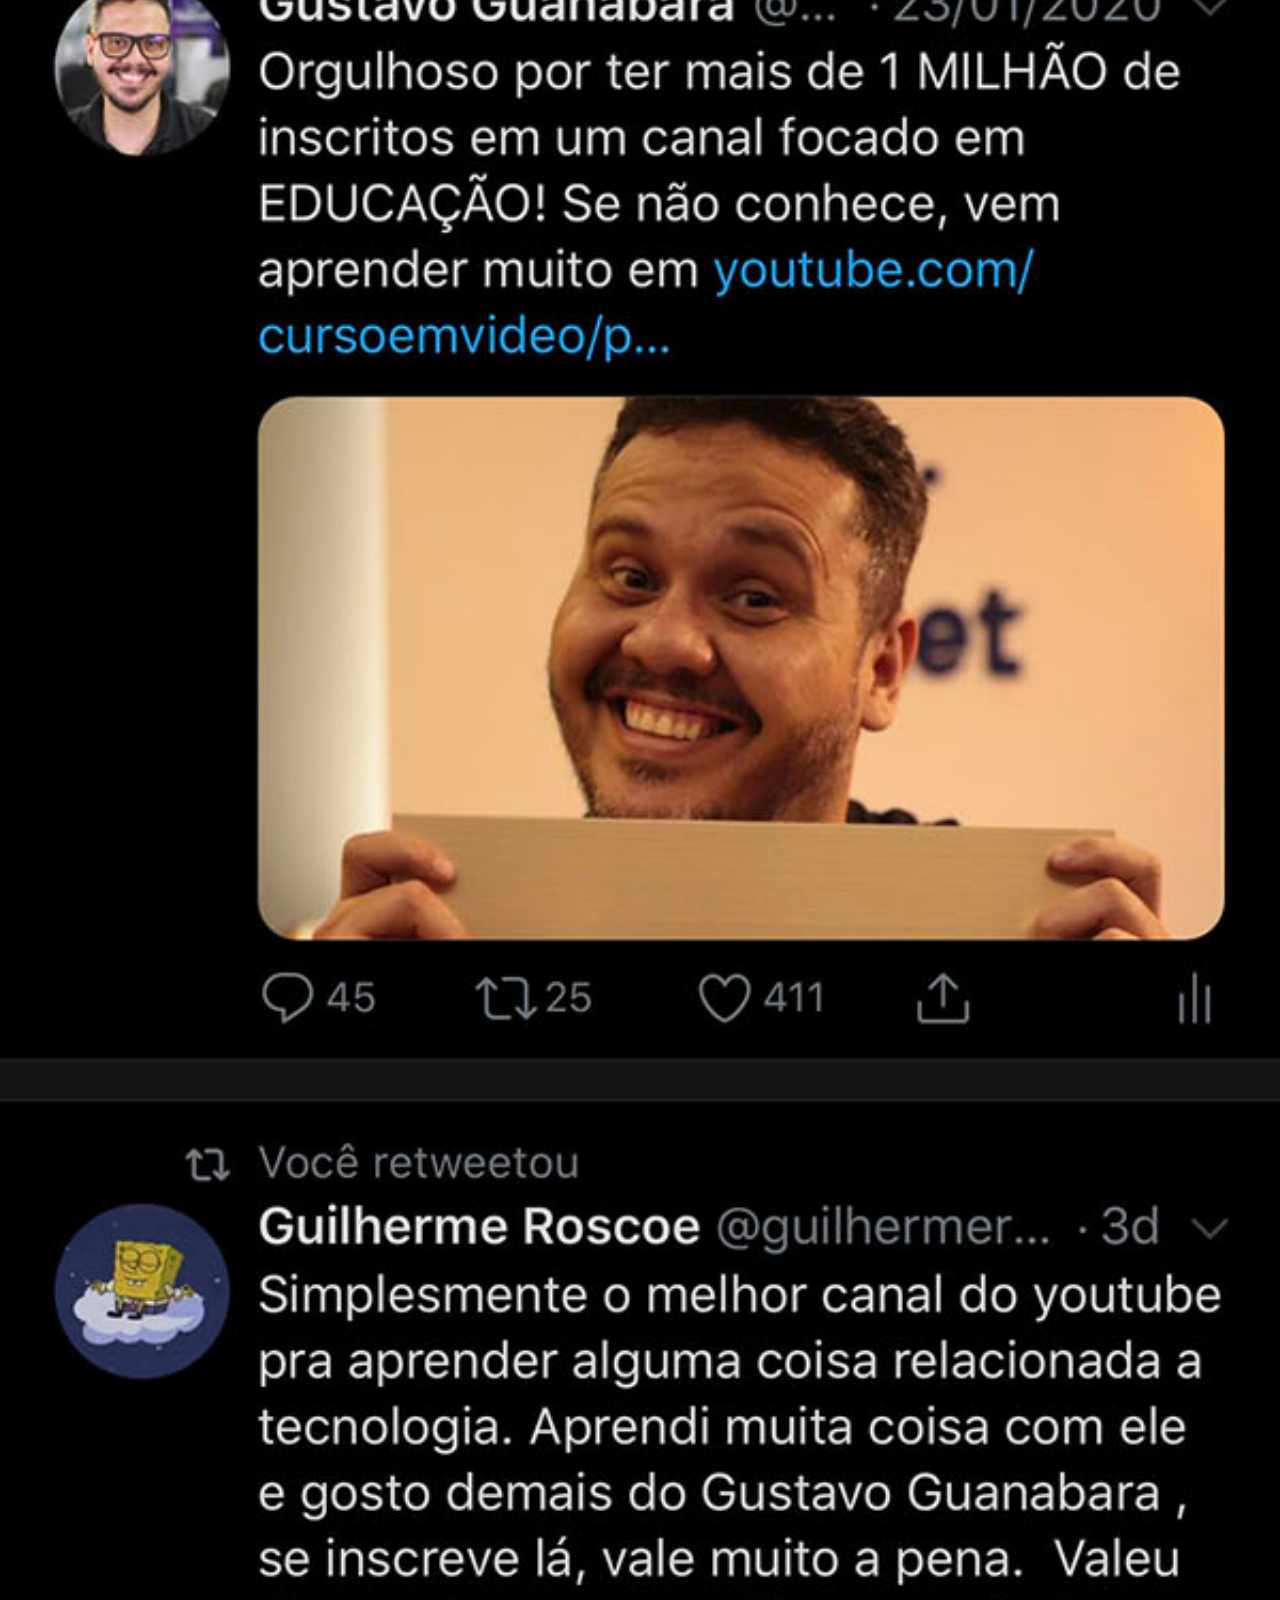
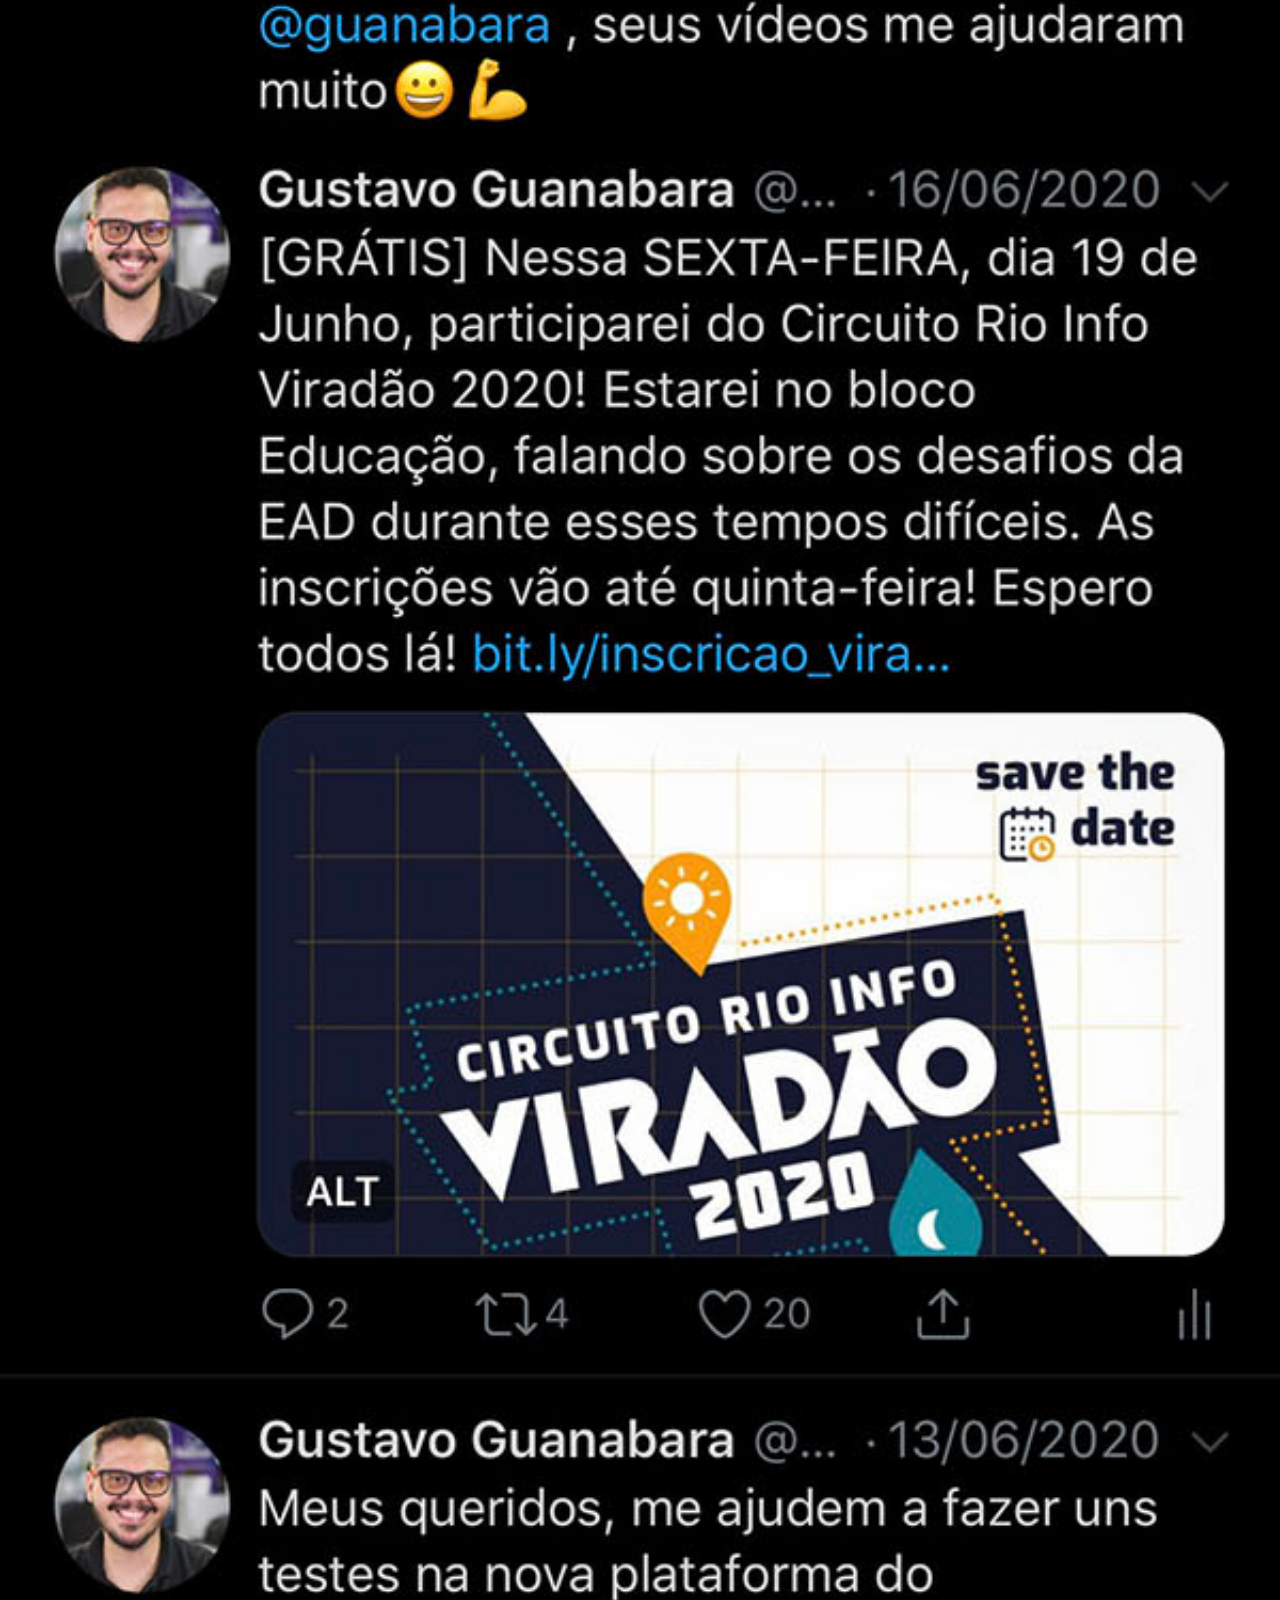
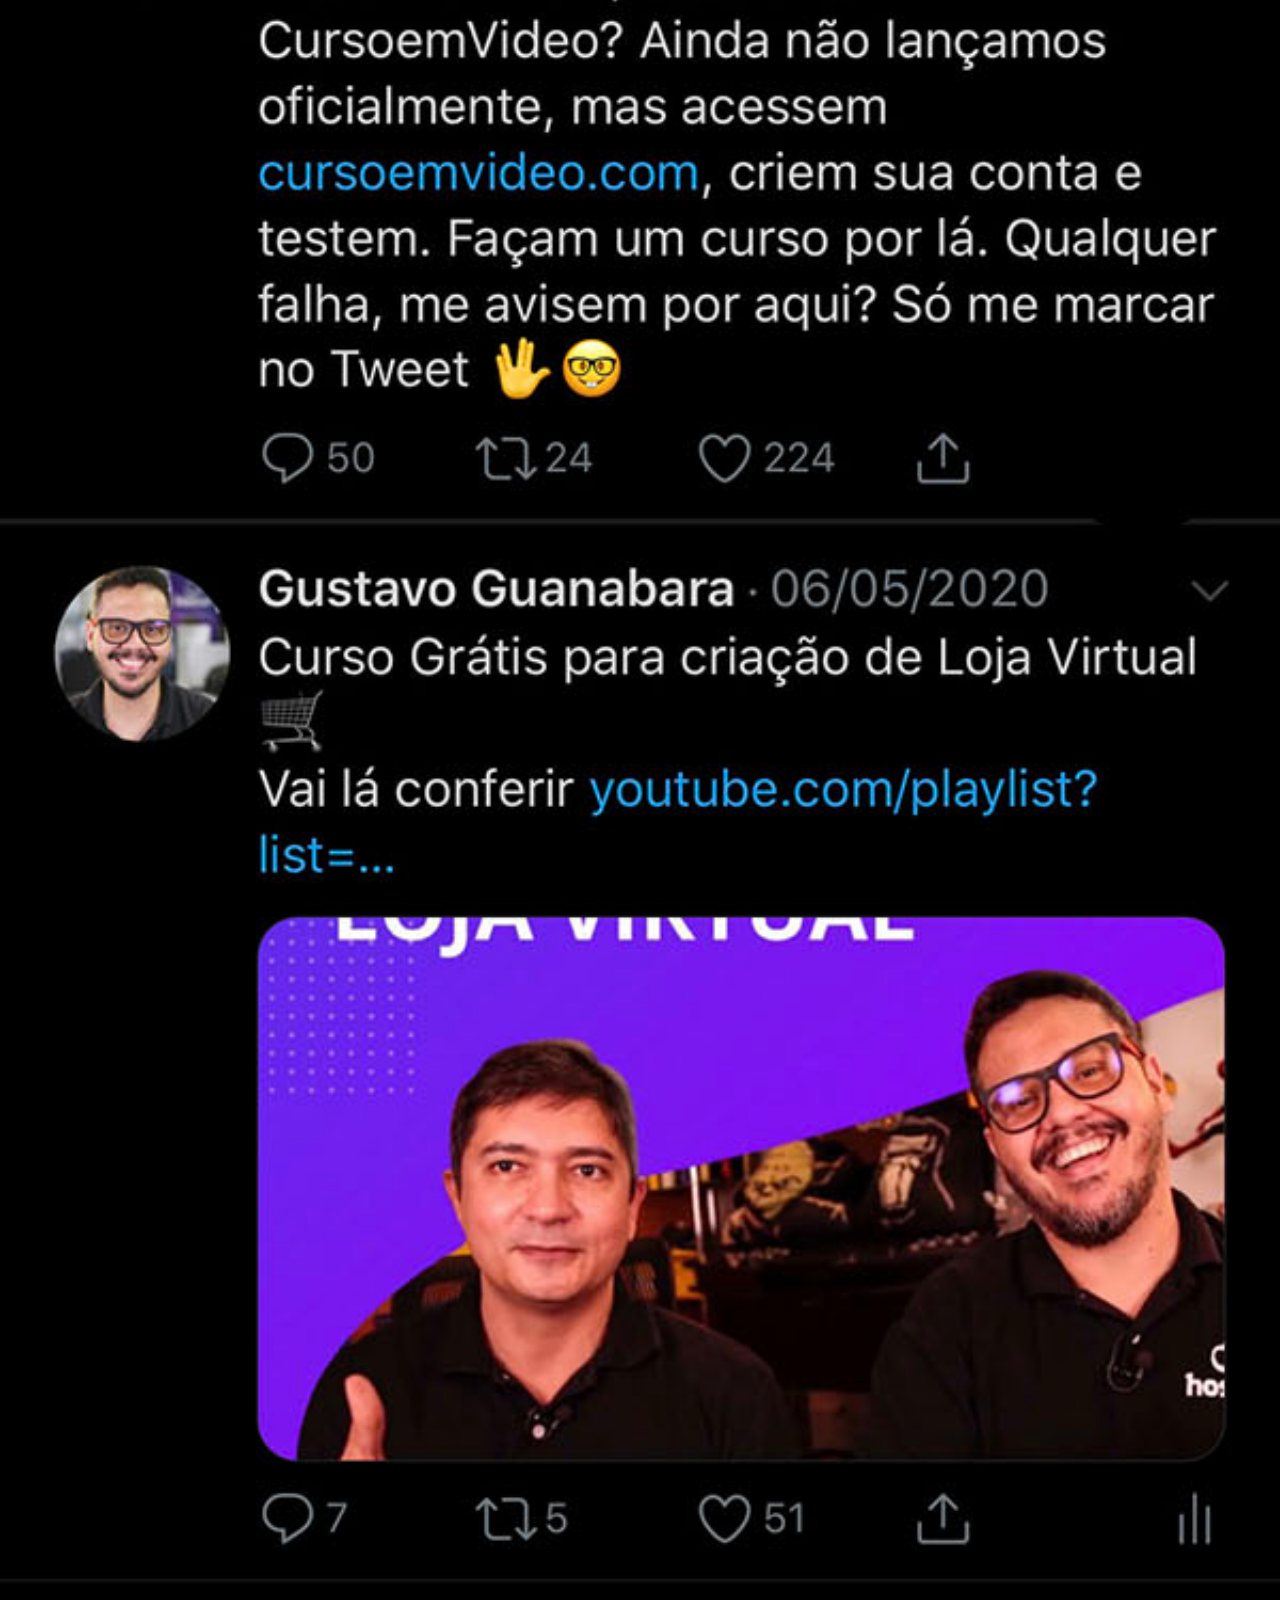
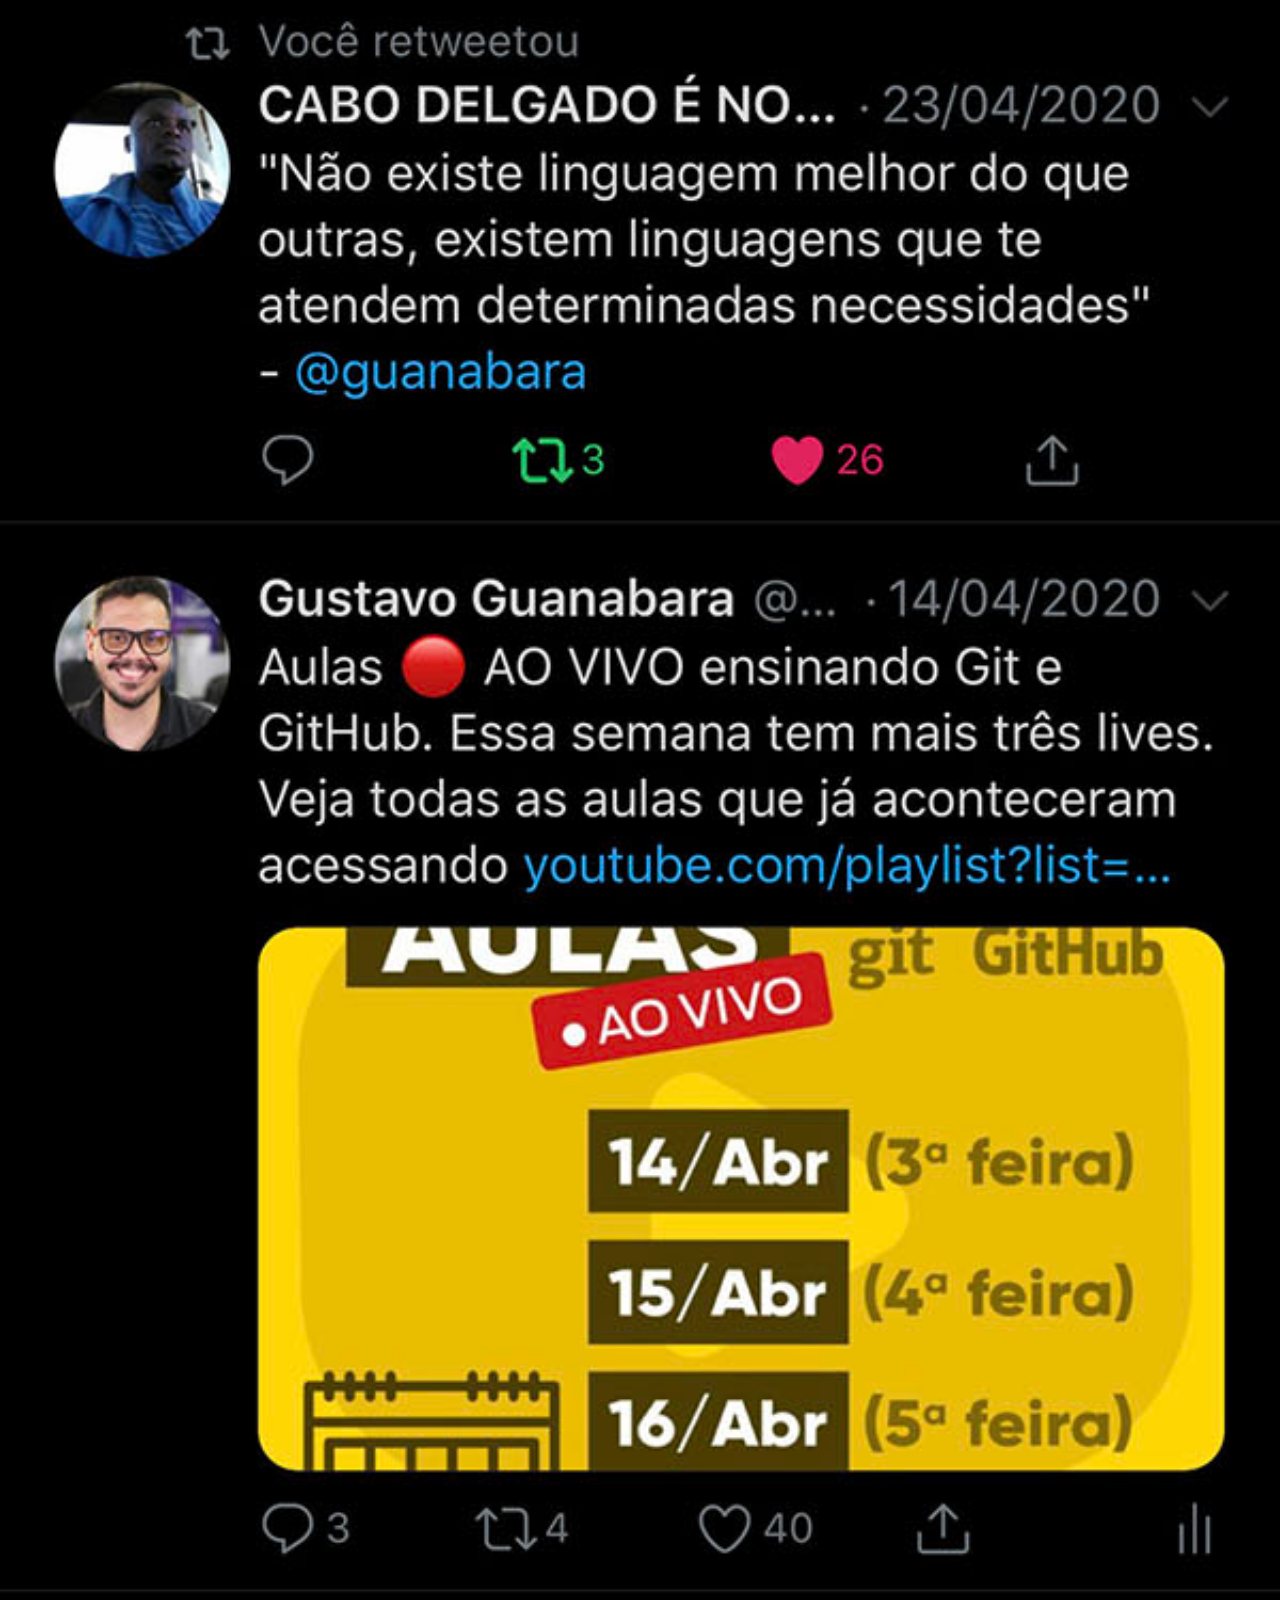
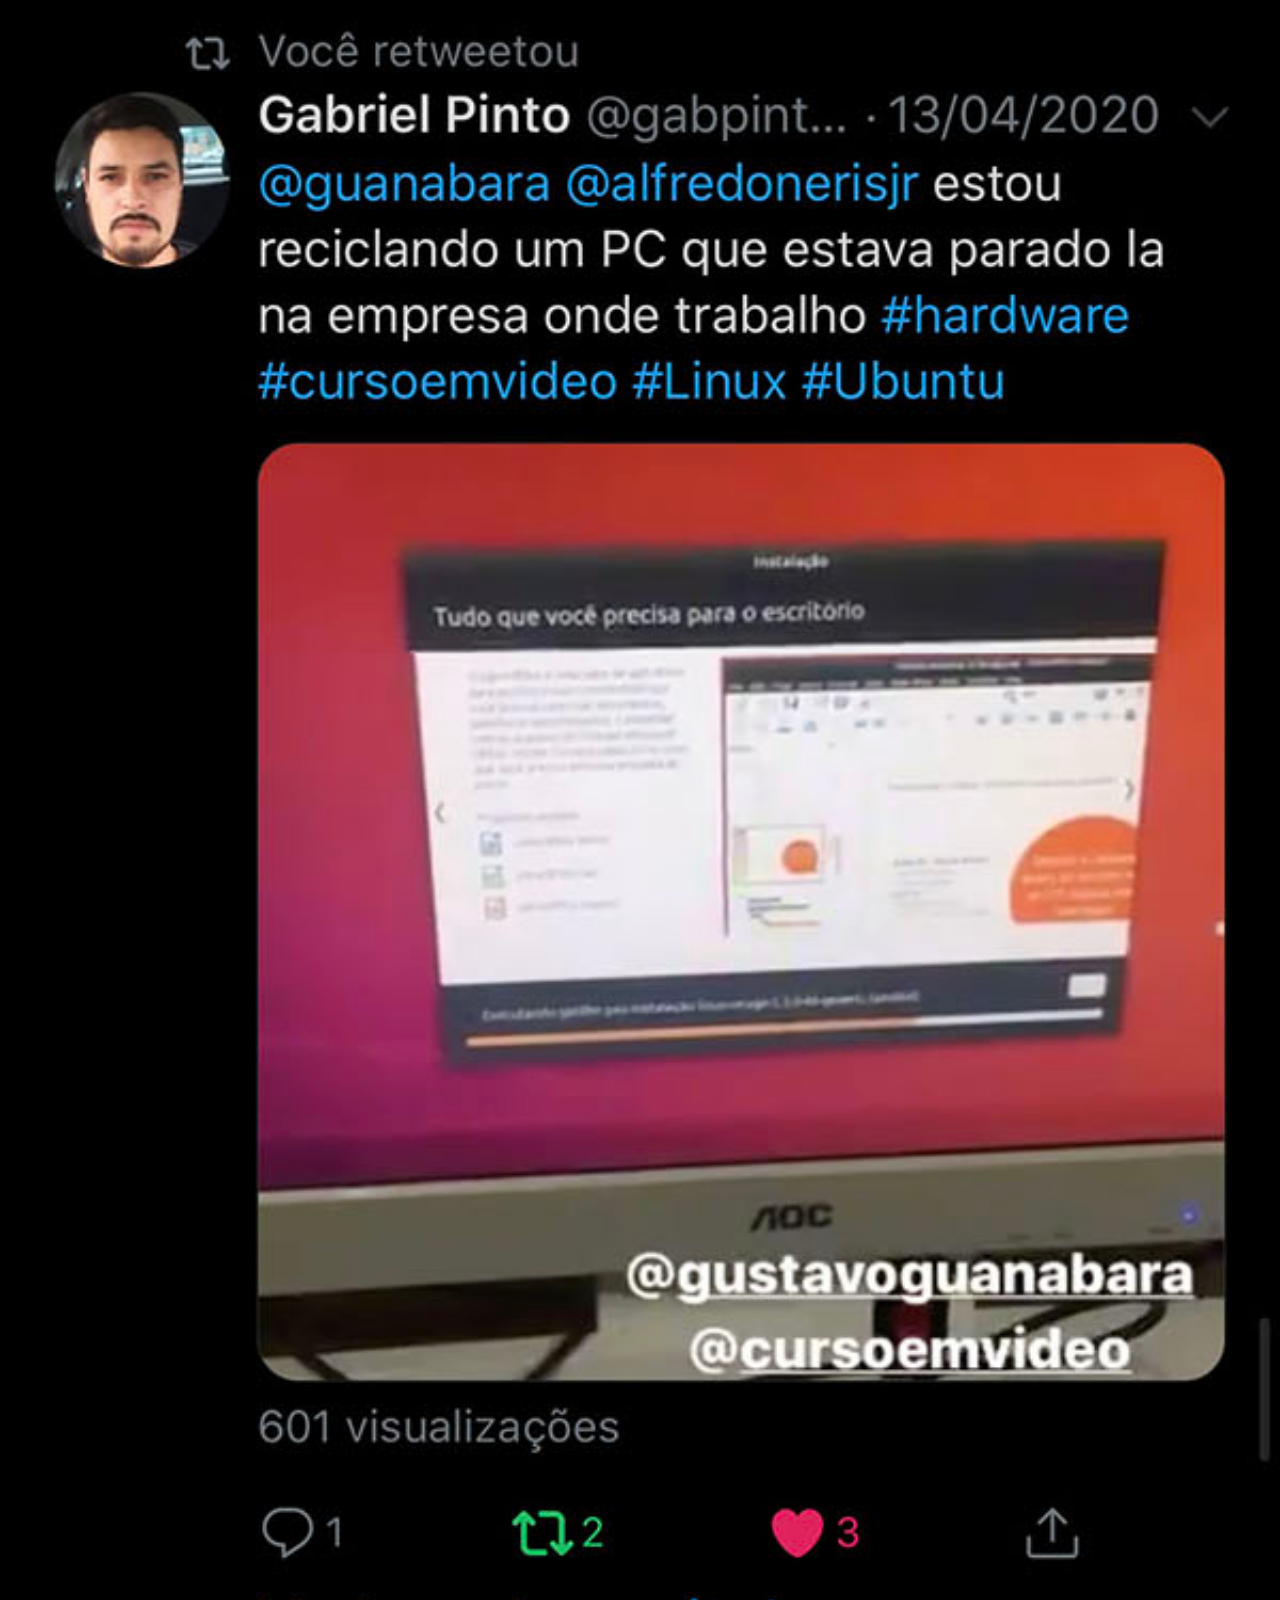
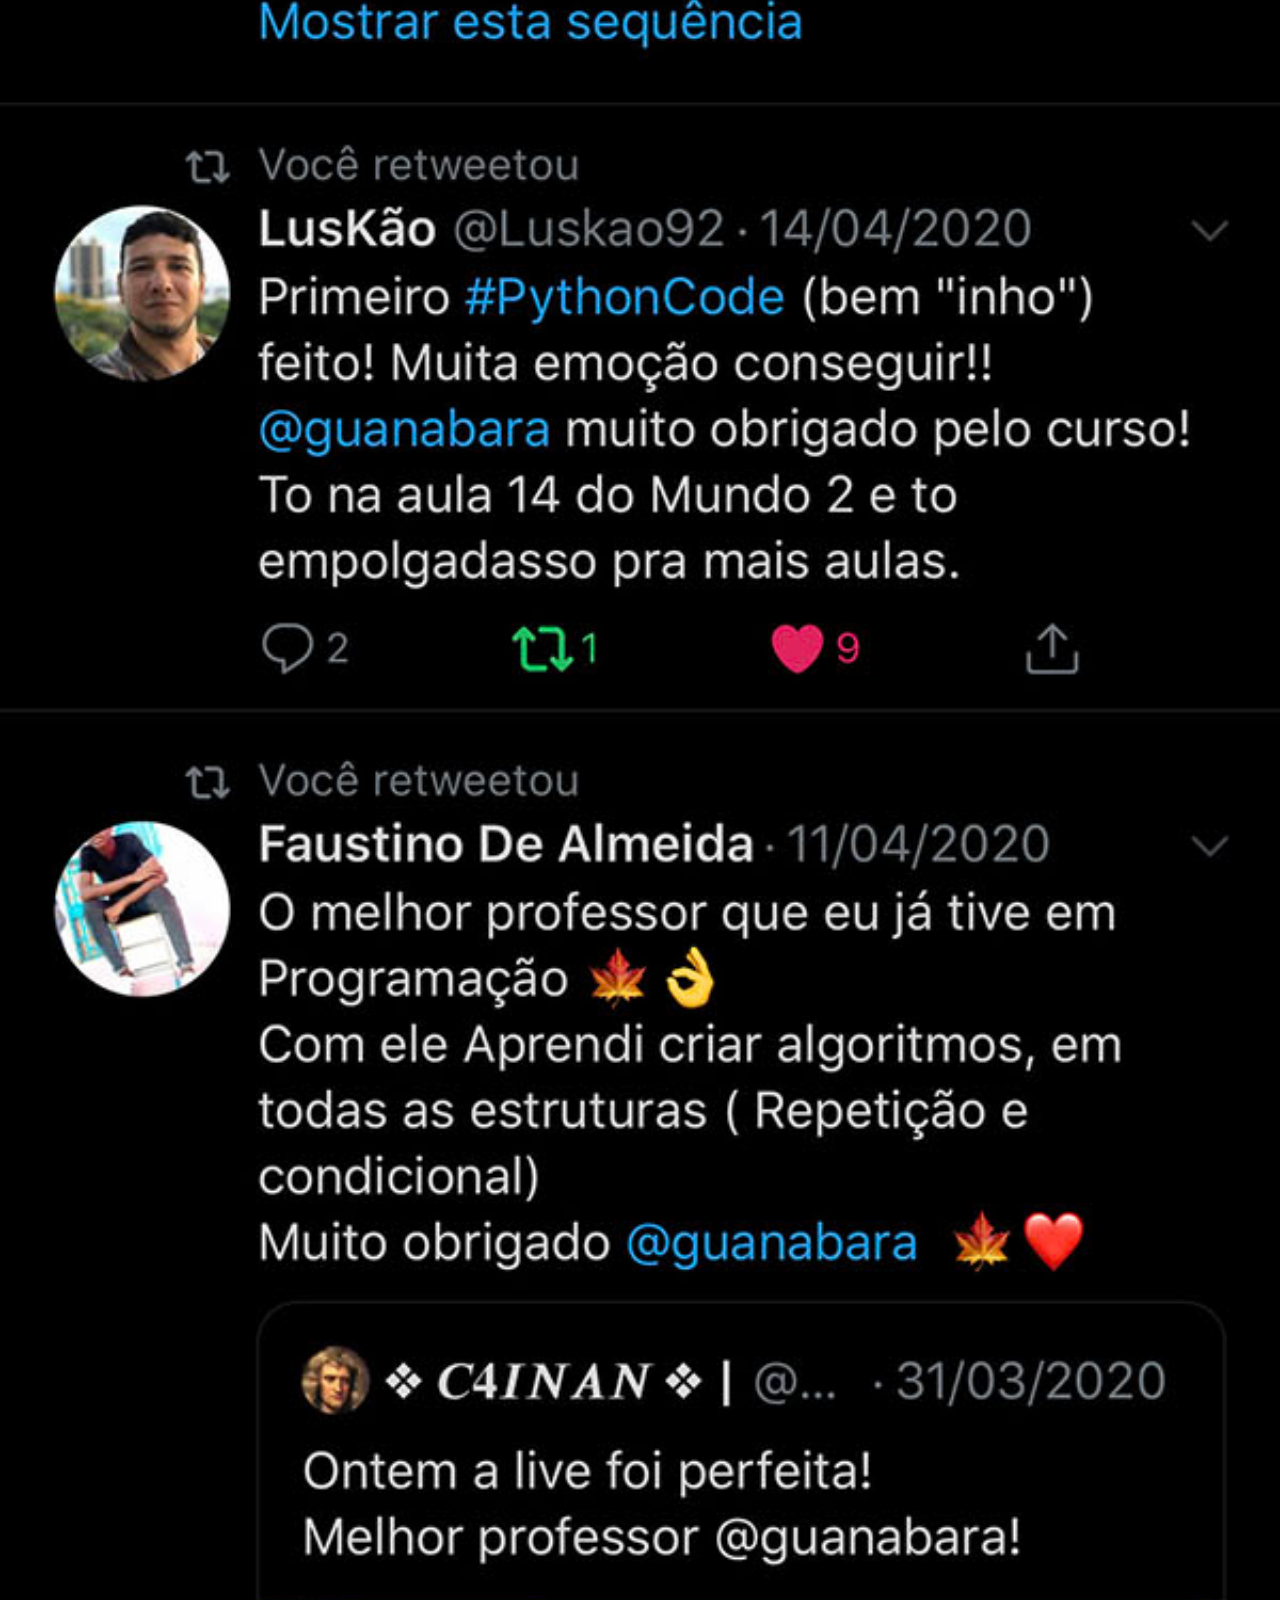
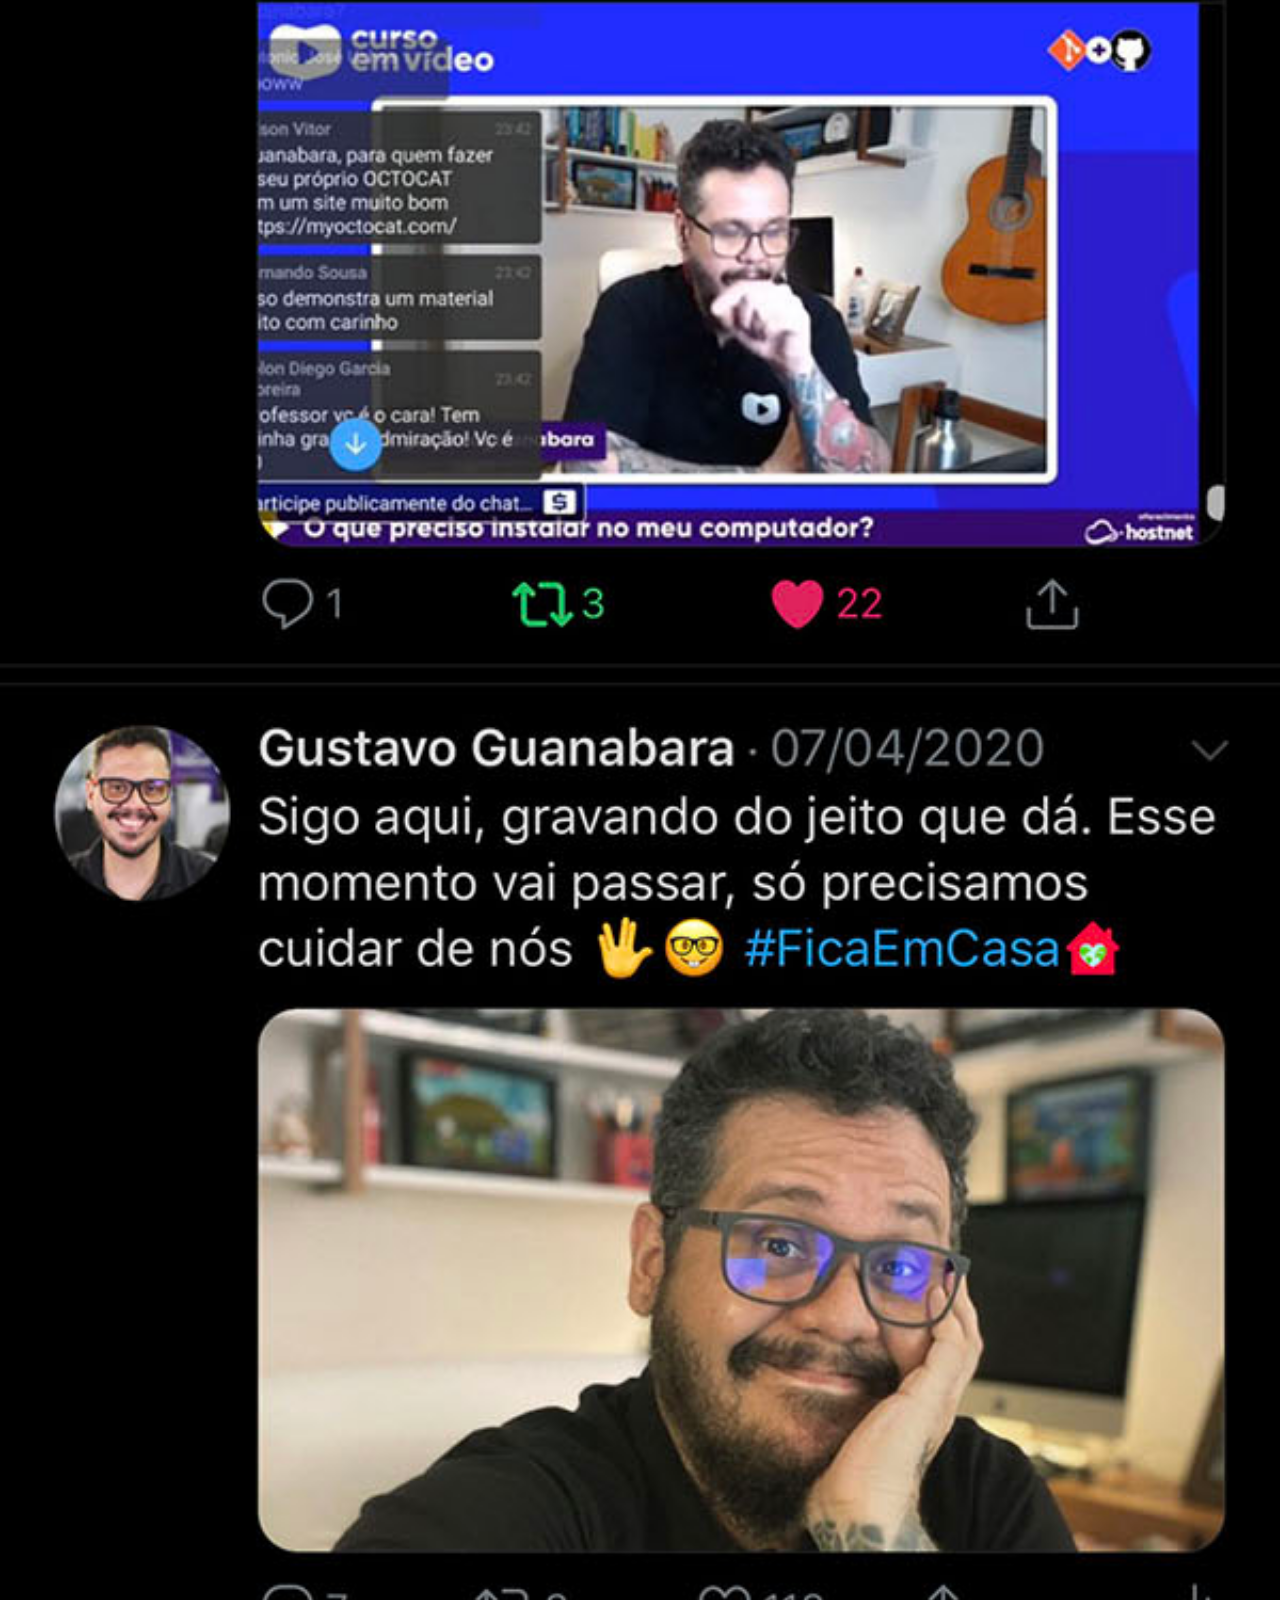
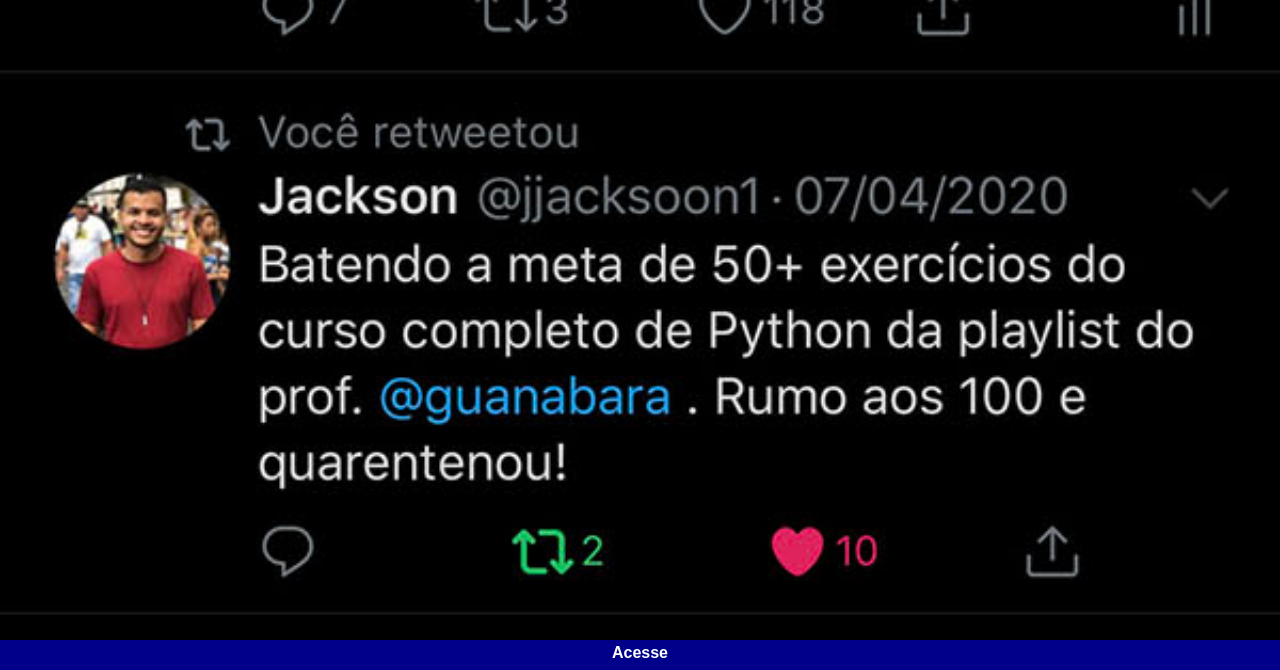
<file: twitter.html>
<!DOCTYPE html>
<html lang="pt-br">
<head>
    <meta charset="UTF-8">
    <meta name="viewport" content="width=device-width, initial-scale=1.0">
    <title>Twetter</title>
    <link rel="stylesheet" href="estilo/social.css">

</head>
<body>
    <img src="imagens/tela-twitter.jpg" alt="You Tube">
    <a href="https://www.instagram.com/gustavoguanabara?igsh=MWtrZXlncDNiZ2h0bQ==" target="_blank">Acesse</a>
</body>
</html>
</file>
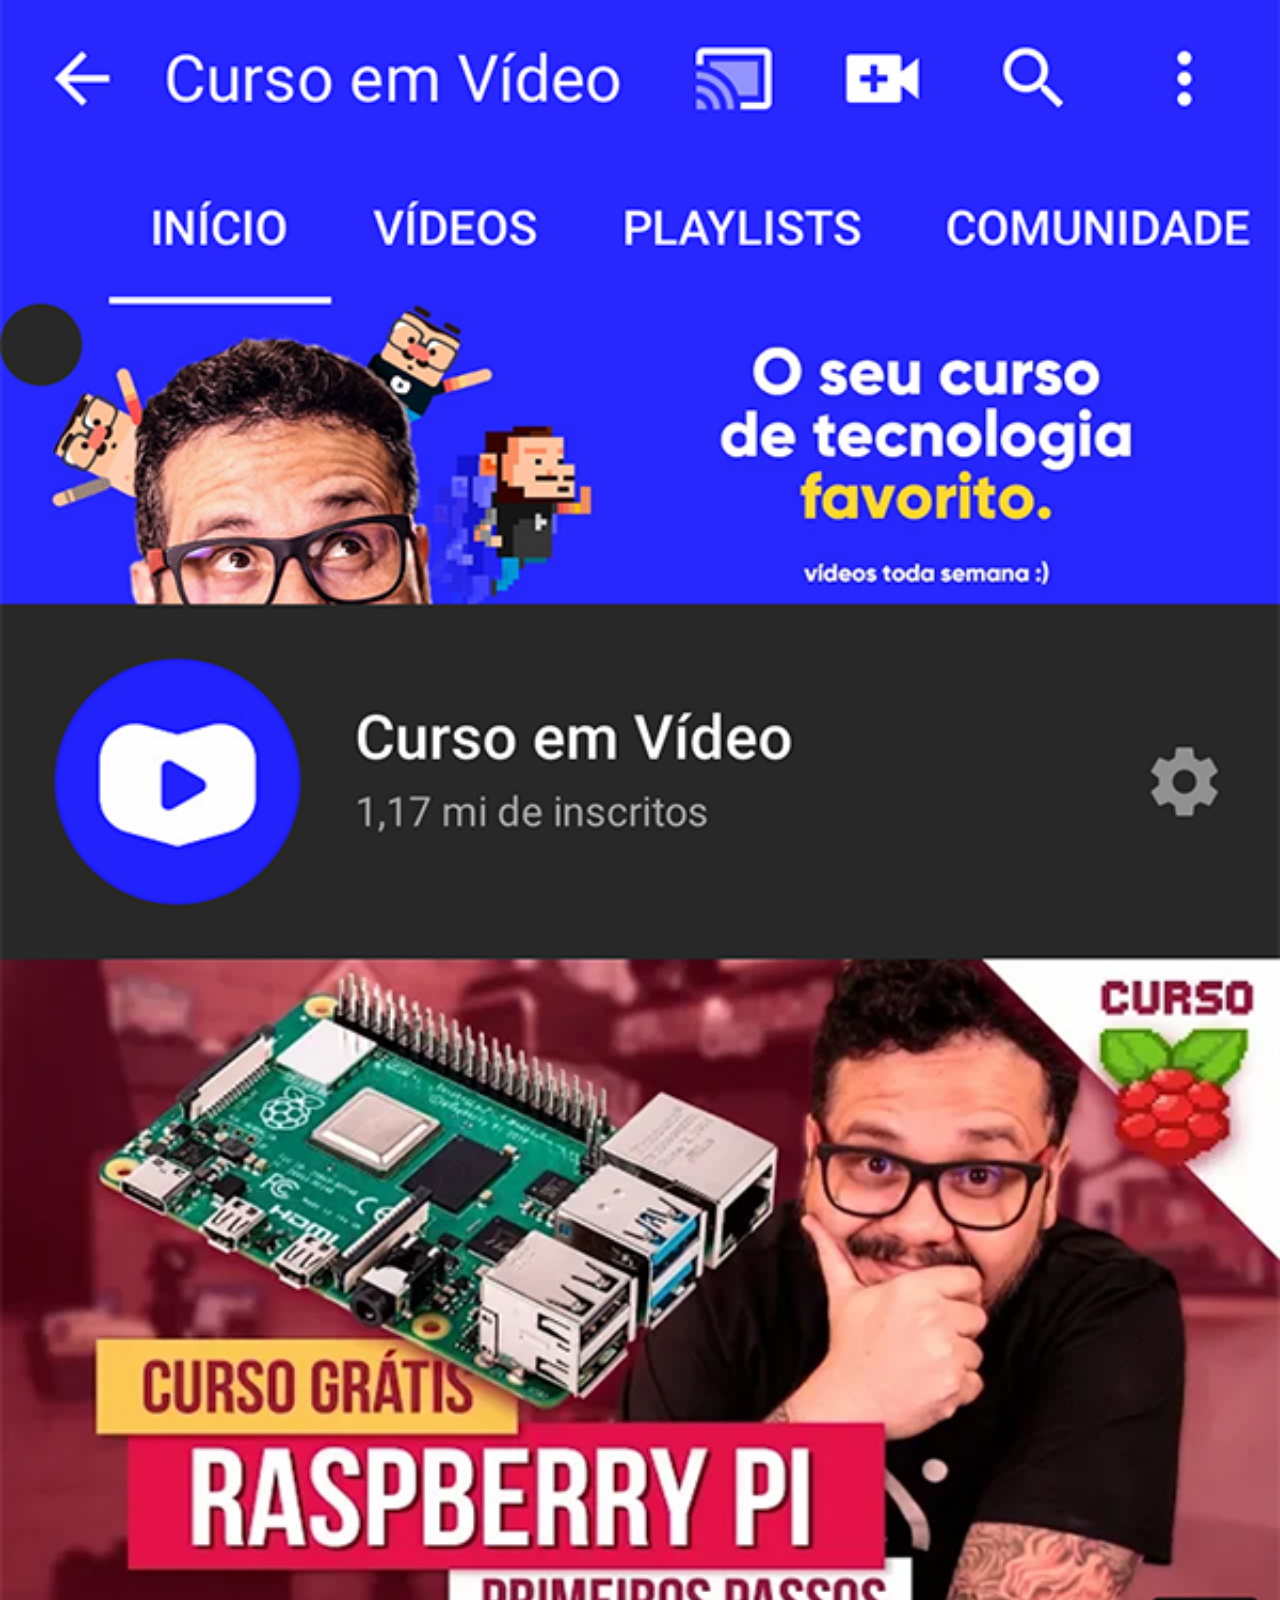
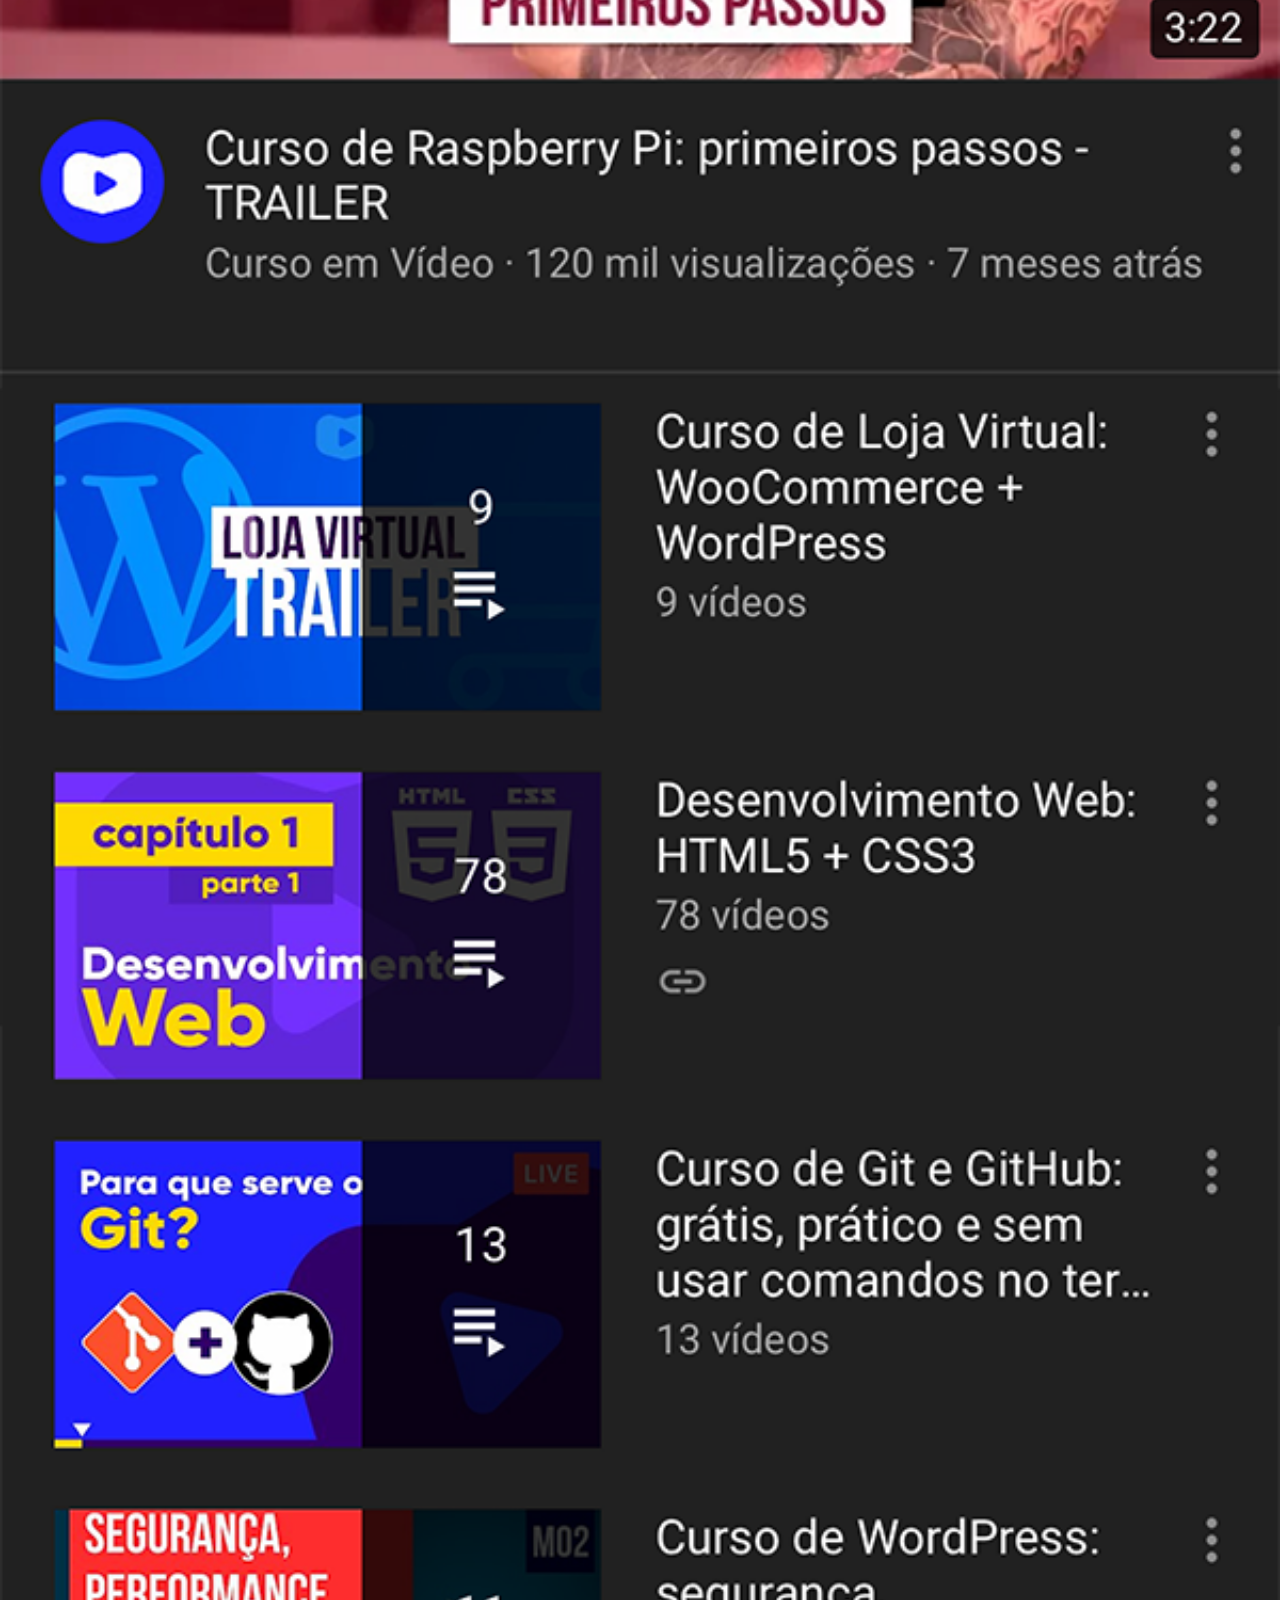
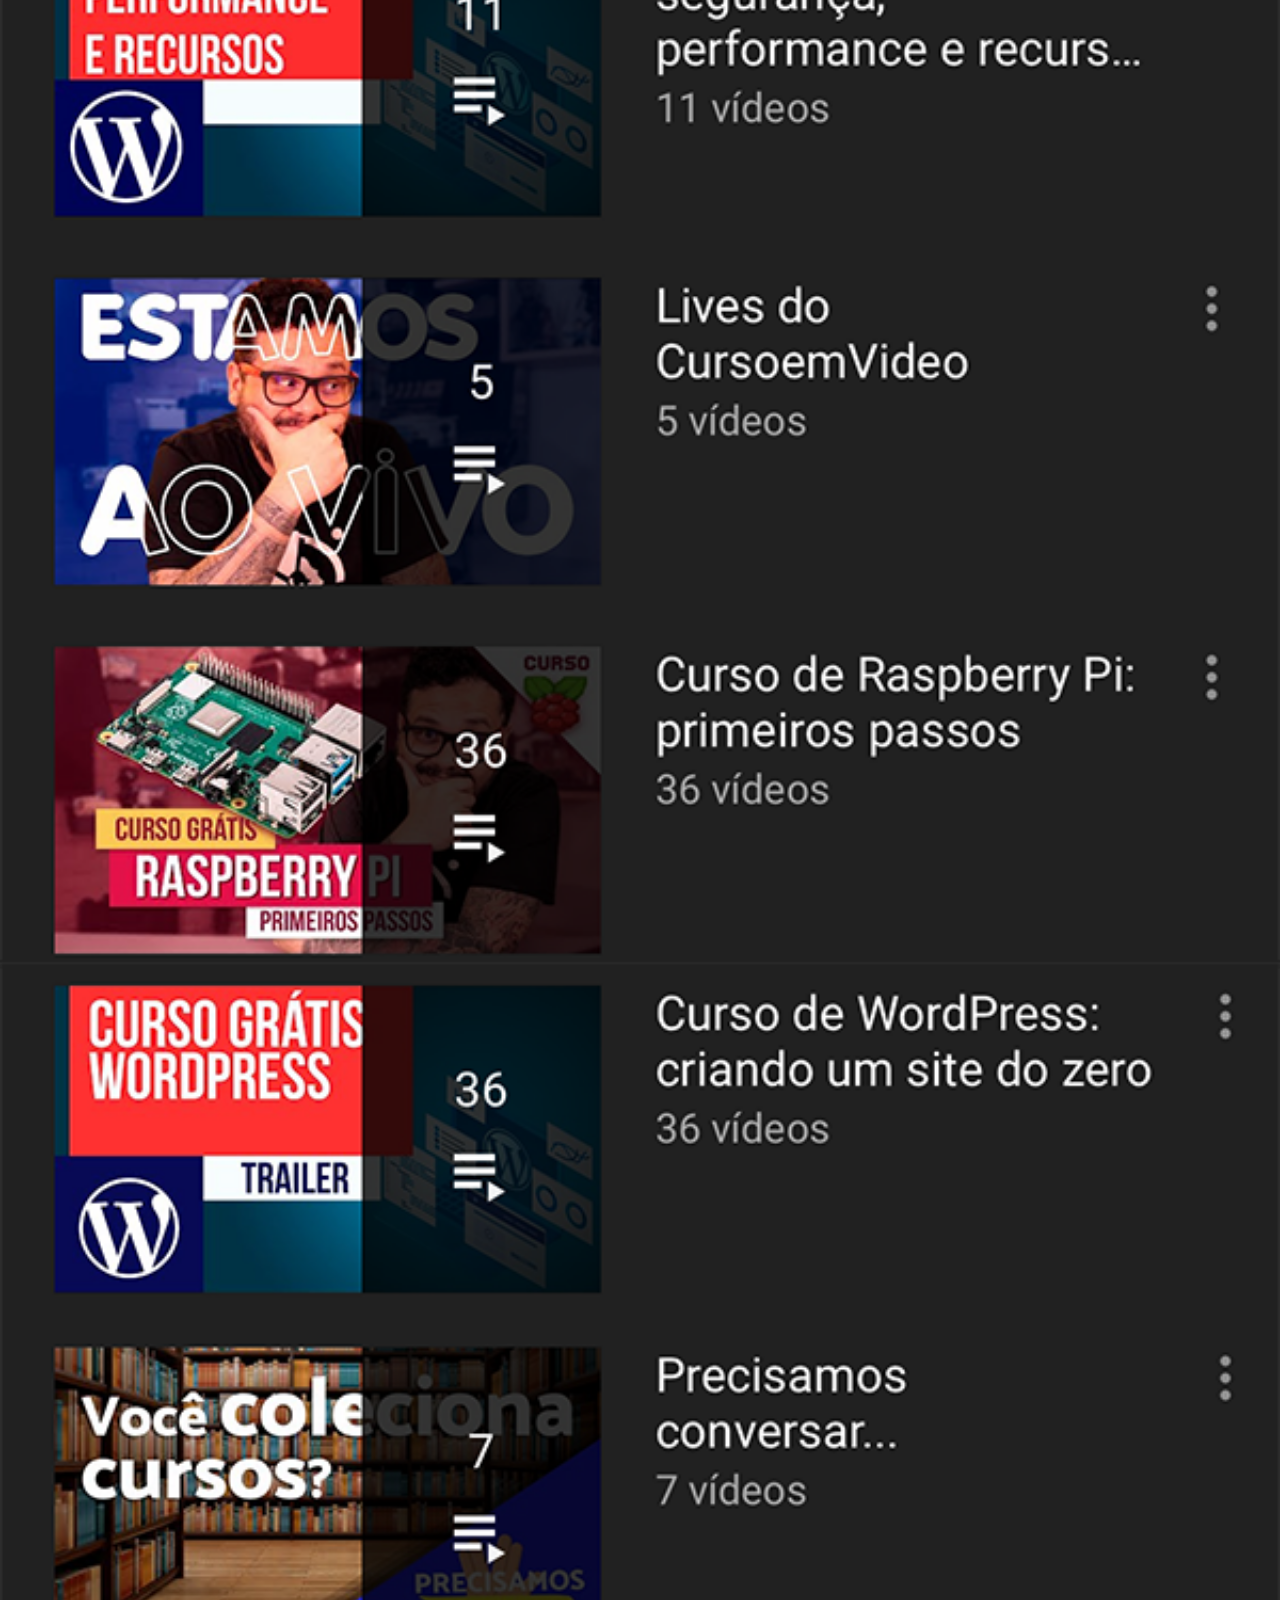
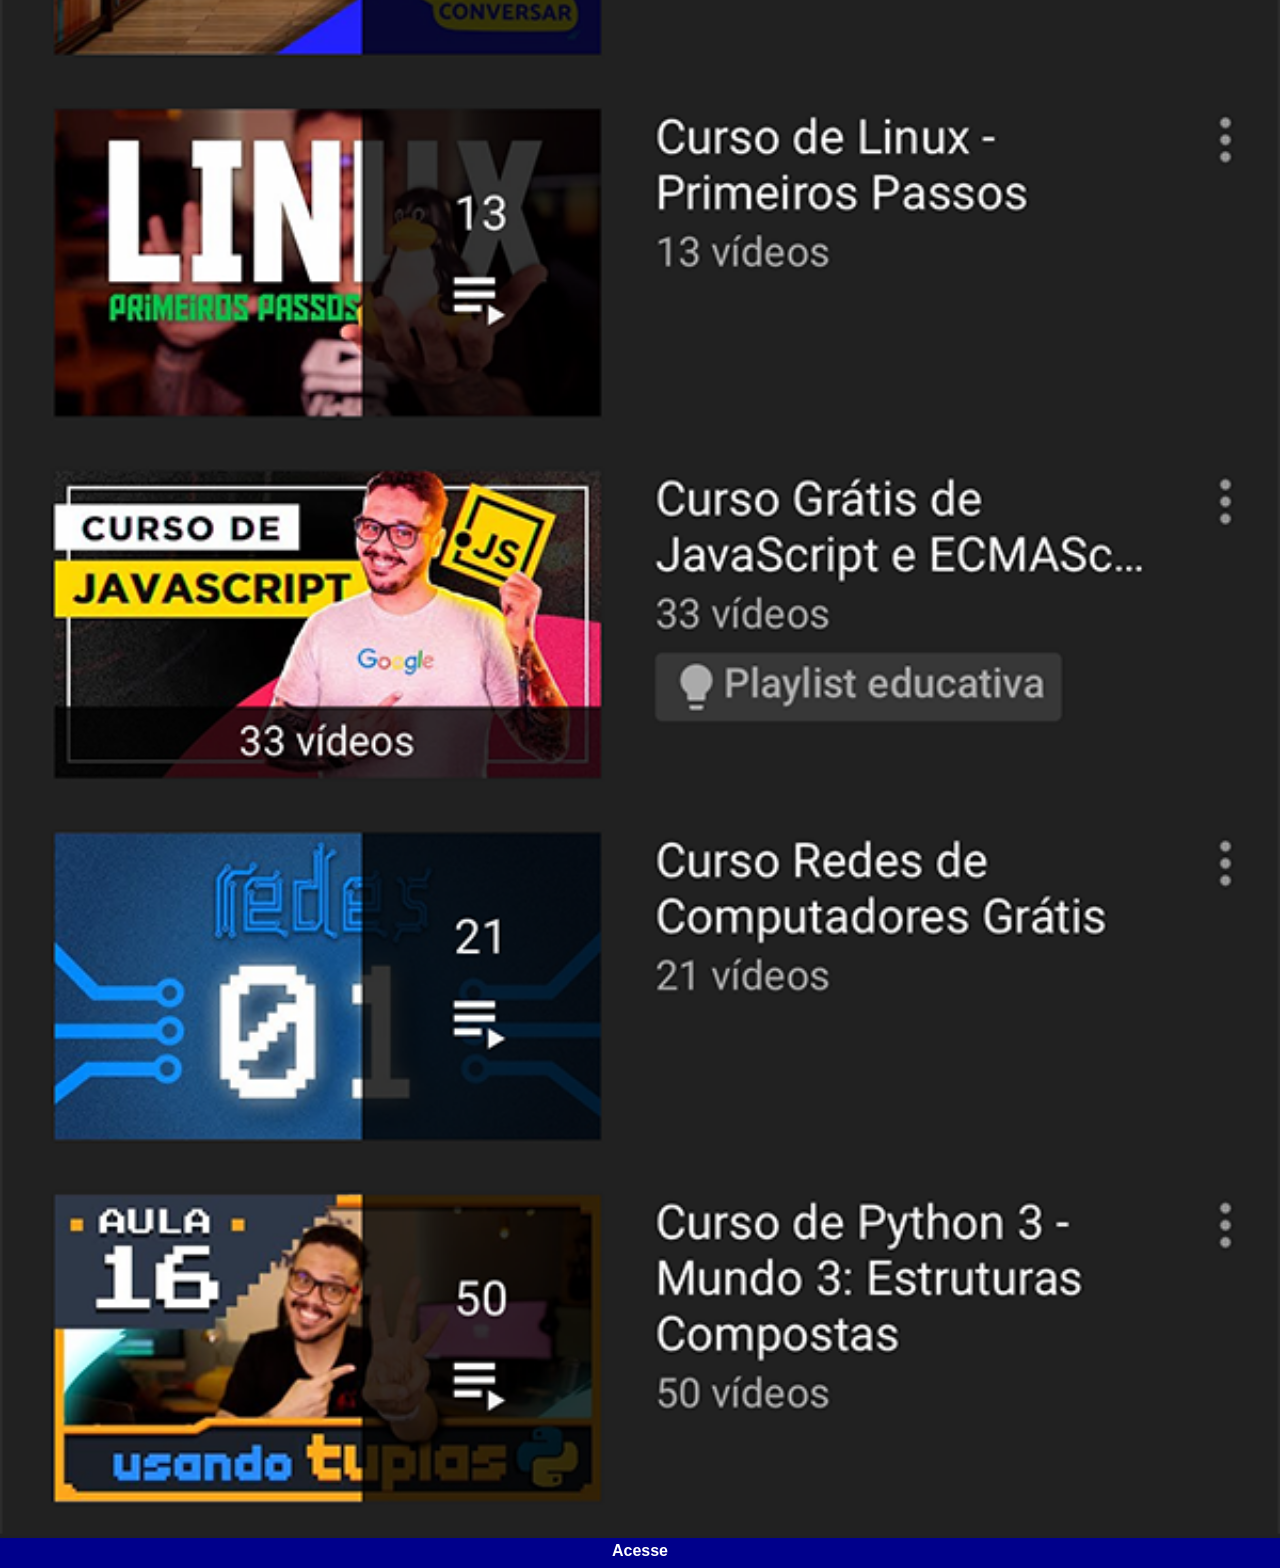
<file: youtube.html>
<!DOCTYPE html>
<html lang="pt-br">
<head>
    <meta charset="UTF-8">
    <meta name="viewport" content="width=device-width, initial-scale=1.0">
    <title>You Tube</title>
    <link rel="stylesheet" href="estilo/social.css">

</head>
<body>
    <img src="imagens/tela-youtube.png" alt="You Tube">
    <a href="https://www.youtube.com/user/cursoemvideo/playlists" target="_blank">Acesse</a>
</body>
</html>
</file>
<file: estilo/estyle.css>
@charset "UTF-8";

*{
    margin: 0;
    padding: 0;
    font-family: Arial, Helvetica, sans-serif;
}

html, body {
    height: 100vh;
    width: 100vw;
    background-color: black;
    overflow: hidden;
}

main{
    height: 100vh;
    position: relative;
     background: radial-gradient(circle, #3b82f6 0%, #1e3a8a 40%, #020617 100%);
}

section#telefone {
    position: absolute;
    top: 50%;
    left: 50%;
    transform: translate(-50%, -50%);


    height: 627px;
    width: 311px;
    background: url(../imagens/frame-iphone.png) no-repeat;
}

iframe#tela {
    position: relative;
    top: 80px;
    left: 22px;
    width: 267.2px;
    height: 471px;
    border-radius: 2px;
}

section#redes-sociais {
    text-align: right;
    padding-top: 20px;
}

section#redes-sociais img {
    width: 50px;
    margin: 10px;
    border-radius: 50%;
    box-shadow: 2px 2px 10px rgba(0, 0, 1, 0.701);
    box-sizing: border-box;
}

section#redes-sociais img:hover {
    border: 2px solid rgb(255, 255, 255);
    transform: translate(-3px, -3px);
    box-shadow: 5px 5px 15px rgba(0, 0, 1, 0.701);
    transition: transform 0.3s, border .8s;
}
</file>
<file: estilo/social.css>
@charset "UTF-8";

*{
    margin: 0px;
    padding: 0px;font-family: Arial, Helvetica, sans-serif;
}
::-webkit-scrollbar {
    width: 0px;
    height: 0px;
}

img {
    width: 100vw;
}

a {
    margin-top: -8px;
    display: block;
    background-color: darkblue;
    padding: 8px;
    text-align: center;
    font-weight: bold;
    text-decoration: none;
    color: white;
    font-size: 1em;
}

a:hover {
    background-color: blue;
}
</file>
